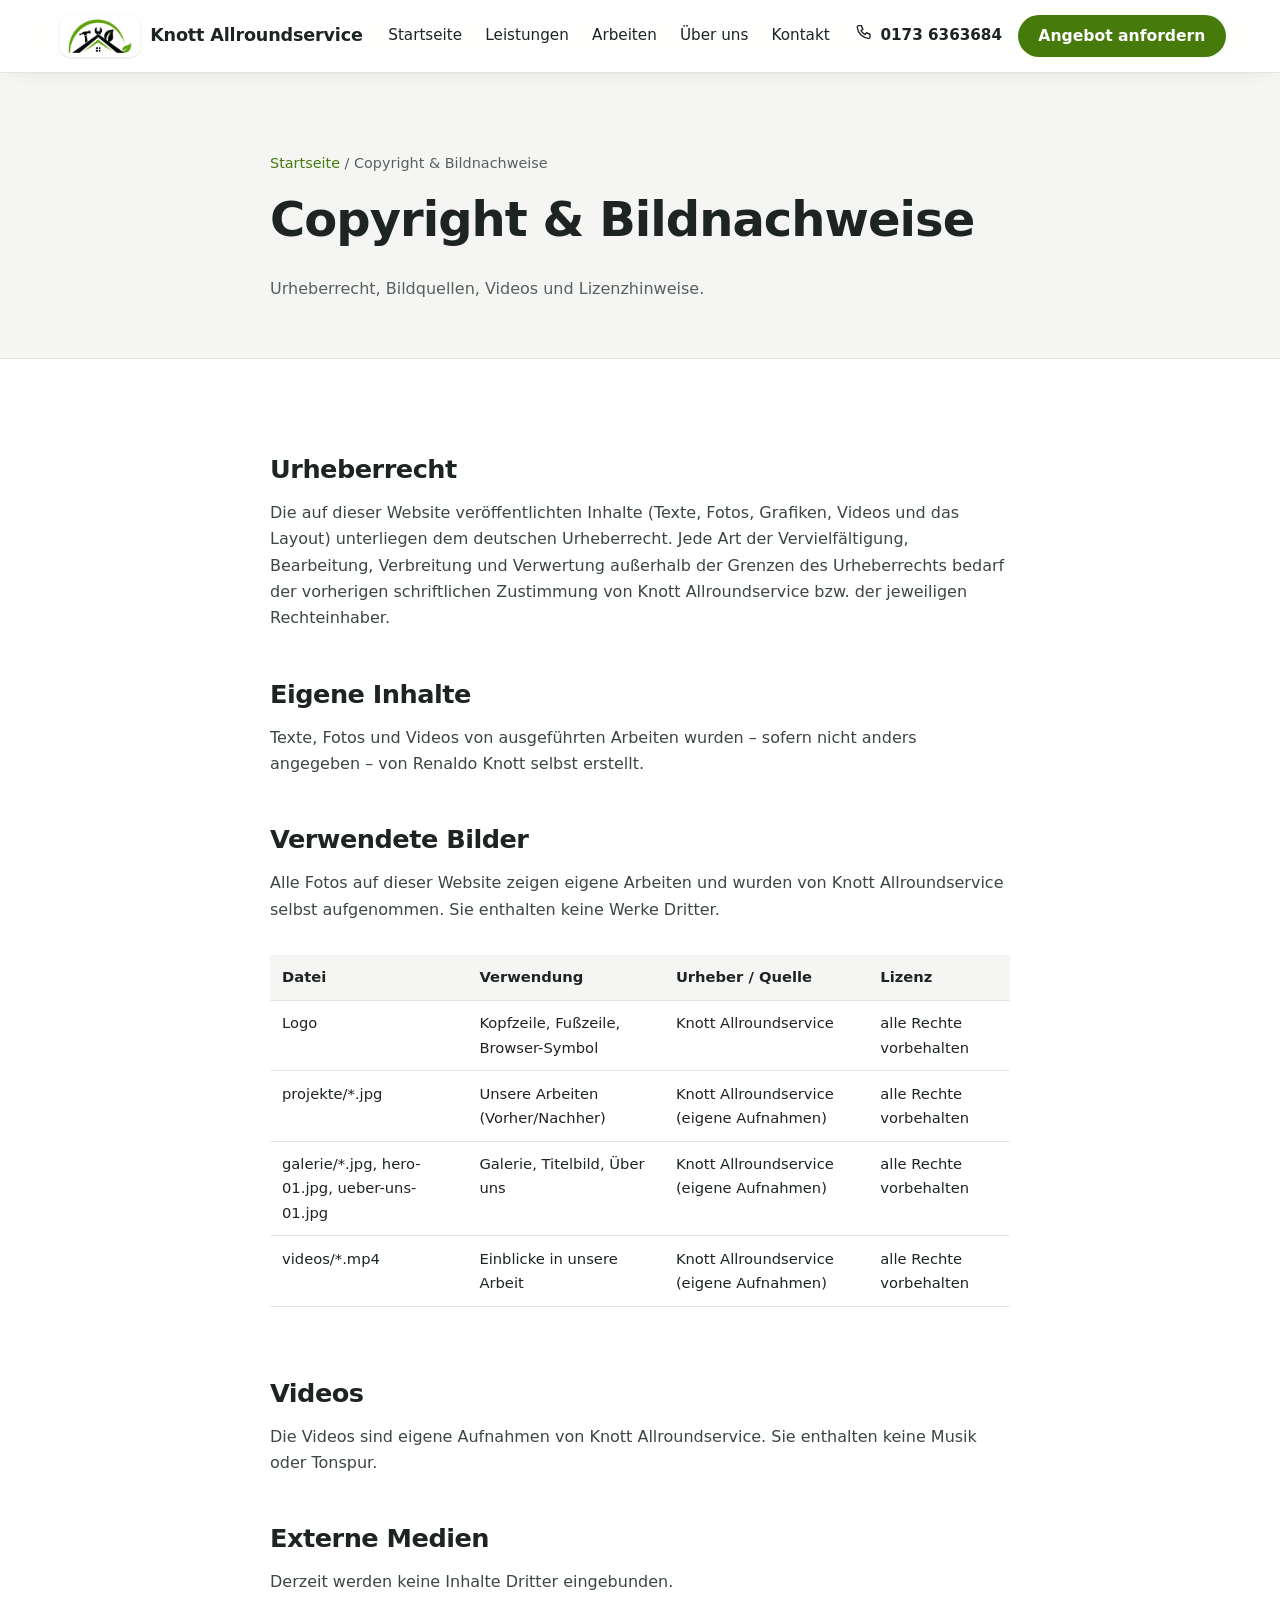
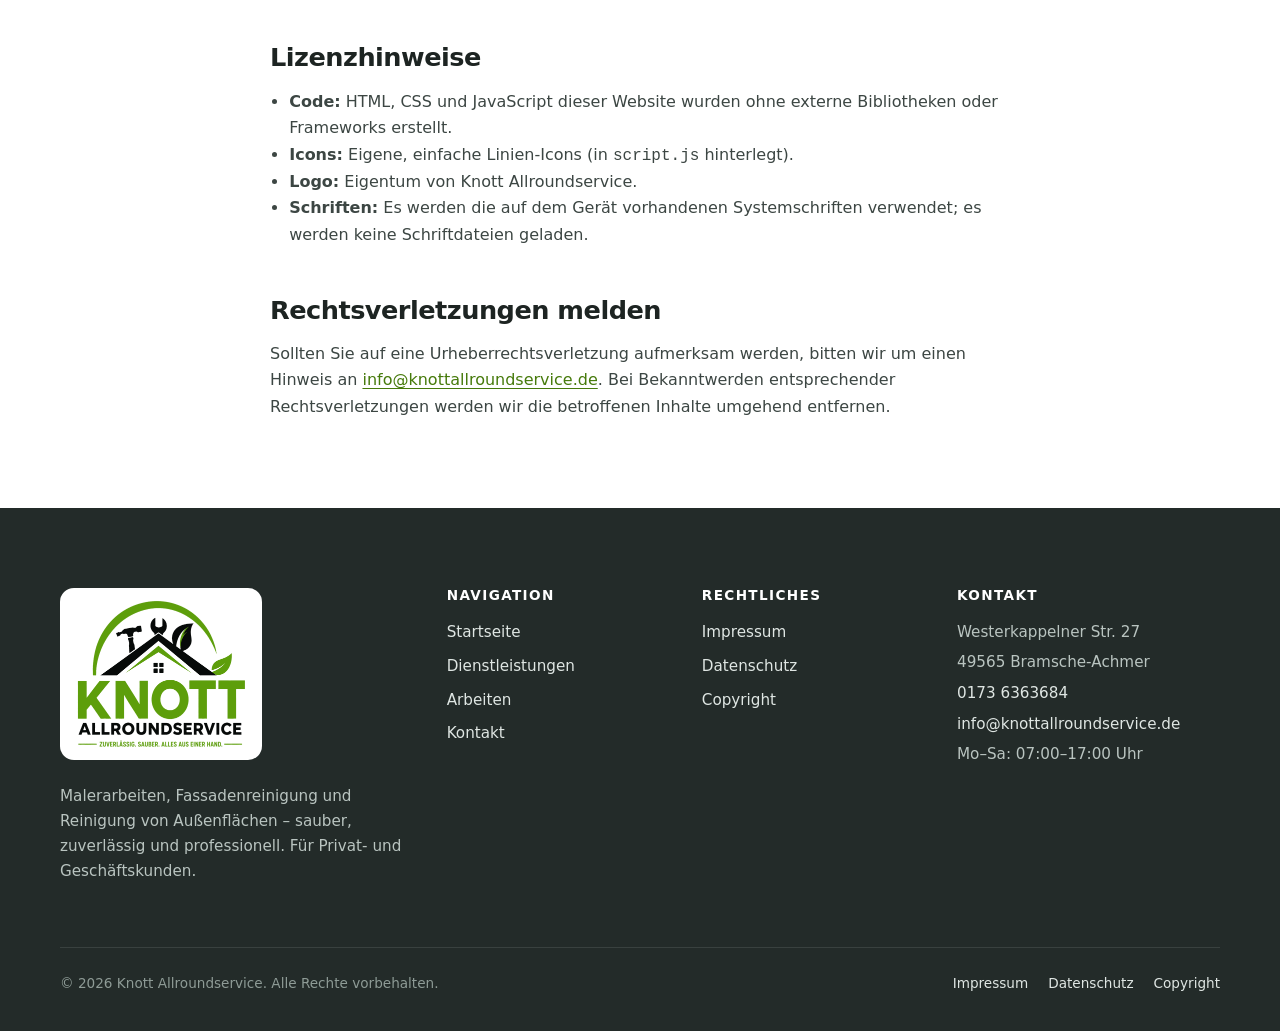
<file: copyright.html>
<!DOCTYPE html>
<html lang="de">
<head>
  <meta charset="utf-8">
  <meta name="viewport" content="width=device-width, initial-scale=1">

  <!-- ===== SEO: Titel & Beschreibung ===== -->
  <title>Copyright &amp; Bildnachweise | Knott Allroundservice</title>
  <meta name="description" content="Copyright, Bildnachweise und Lizenzhinweise von Knott Allroundservice.">
    <link rel="canonical" href="https://knottallroundservice.de/copyright.html">
  <meta name="theme-color" content="#467a0b">
  <link rel="icon" href="assets/icons/favicon-64.png" type="image/png">
  <link rel="apple-touch-icon" href="assets/icons/apple-touch-icon.png">

  <link rel="stylesheet" href="style.css">
  <!-- Markiert, dass JavaScript aktiv ist (für Einblend-Animationen) -->
  <script>document.documentElement.classList.add("js");</script>
</head>
<body>
  <a class="skip-link" href="#main">Zum Inhalt springen</a>

  <!-- ================= HEADER / NAVIGATION ================= -->
  <header class="site-header site-header--solid">
    <div class="container header-inner">
      <a class="brand" href="index.html" aria-label="Zur Startseite">
        <span class="brand-mark" aria-hidden="true"><img src="assets/images/logo-icon-88.png" alt="" width="83" height="44"></span>
        <span class="brand-name" data-bind="companyName">Knott Allroundservice</span>
      </a>

      <button class="nav-toggle" type="button" aria-expanded="false" aria-controls="main-nav" aria-label="Menü öffnen">
        <span></span><span></span><span></span>
      </button>

      <nav id="main-nav" class="main-nav" aria-label="Hauptnavigation">
        <ul class="nav-list">
          <li><a class="nav-link" href="index.html#start">Startseite</a></li>
          <li><a class="nav-link" href="index.html#leistungen">Leistungen</a></li>
          <li><a class="nav-link" href="index.html#arbeiten">Arbeiten</a></li>
          <li><a class="nav-link" href="index.html#ueber-uns">Über uns</a></li>
          <li><a class="nav-link" href="index.html#kontakt">Kontakt</a></li>
        </ul>
        <a class="header-phone" href="tel:01736363684" data-href="tel"><span data-icon="phone"></span><span data-bind="phone">0173 6363684</span></a>
        <a class="btn btn--primary nav-cta" href="index.html#kontakt">Angebot anfordern</a>
        <div class="nav-contact-mobile">
          <p>Rufen Sie uns an:<br><a href="tel:01736363684" data-href="tel" data-bind="phone">0173 6363684</a></p>
          <p><span data-bind="openingHours">Mo–Sa: 07:00–17:00 Uhr</span></p>
        </div>
      </nav>
    </div>
  </header>

  <main id="main">
    <section class="page-hero">
      <div class="container">
        <nav class="breadcrumb" aria-label="Brotkrumen-Navigation"><a href="index.html">Startseite</a> / <span aria-current="page">Copyright &amp; Bildnachweise</span></nav>
        <h1>Copyright &amp; Bildnachweise</h1>
        <p>Urheberrecht, Bildquellen, Videos und Lizenzhinweise.</p>
      </div>
    </section>

    <div class="legal">
      <div class="container legal-content">

        <h2>Urheberrecht</h2>
        <p>Die auf dieser Website veröffentlichten Inhalte (Texte, Fotos, Grafiken, Videos und das Layout) unterliegen dem deutschen Urheberrecht. Jede Art der Vervielfältigung, Bearbeitung, Verbreitung und Verwertung außerhalb der Grenzen des Urheberrechts bedarf der vorherigen schriftlichen Zustimmung von Knott Allroundservice bzw. der jeweiligen Rechteinhaber.</p>

        <h2>Eigene Inhalte</h2>
        <p>Texte, Fotos und Videos von ausgeführten Arbeiten wurden – sofern nicht anders angegeben – von Renaldo Knott selbst erstellt.</p>

        <h2>Verwendete Bilder</h2>
        <p>Alle Fotos auf dieser Website zeigen eigene Arbeiten und wurden von Knott Allroundservice selbst aufgenommen. Sie enthalten keine Werke Dritter.</p>
        <div class="table-wrap">
          <table class="license-table">
            <caption class="visually-hidden">Übersicht der verwendeten Bilder</caption>
            <thead><tr><th scope="col">Datei</th><th scope="col">Verwendung</th><th scope="col">Urheber / Quelle</th><th scope="col">Lizenz</th></tr></thead>
            <tbody>
              <tr><td>Logo</td><td>Kopfzeile, Fußzeile, Browser-Symbol</td><td>Knott Allroundservice</td><td>alle Rechte vorbehalten</td></tr>
              <tr><td>projekte/*.jpg</td><td>Unsere Arbeiten (Vorher/Nachher)</td><td>Knott Allroundservice (eigene Aufnahmen)</td><td>alle Rechte vorbehalten</td></tr>
              <tr><td>galerie/*.jpg, hero-01.jpg, ueber-uns-01.jpg</td><td>Galerie, Titelbild, Über uns</td><td>Knott Allroundservice (eigene Aufnahmen)</td><td>alle Rechte vorbehalten</td></tr>
              <tr><td>videos/*.mp4</td><td>Einblicke in unsere Arbeit</td><td>Knott Allroundservice (eigene Aufnahmen)</td><td>alle Rechte vorbehalten</td></tr>
            </tbody>
          </table>
        </div>

        <h2>Videos</h2>
        <p>Die Videos sind eigene Aufnahmen von Knott Allroundservice. Sie enthalten keine Musik oder Tonspur.</p>

        <h2>Externe Medien</h2>
        <p>Derzeit werden keine Inhalte Dritter eingebunden.</p>

        <h2>Lizenzhinweise</h2>
        <ul>
          <li><strong>Code:</strong> HTML, CSS und JavaScript dieser Website wurden ohne externe Bibliotheken oder Frameworks erstellt.</li>
          <li><strong>Icons:</strong> Eigene, einfache Linien-Icons (in <code>script.js</code> hinterlegt).</li>
          <li><strong>Logo:</strong> Eigentum von Knott Allroundservice.</li>
          <li><strong>Schriften:</strong> Es werden die auf dem Gerät vorhandenen Systemschriften verwendet; es werden keine Schriftdateien geladen.</li>
        </ul>

        <h2>Rechtsverletzungen melden</h2>
        <p>Sollten Sie auf eine Urheberrechtsverletzung aufmerksam werden, bitten wir um einen Hinweis an <a href="mailto:info@knottallroundservice.de">info@knottallroundservice.de</a>. Bei Bekanntwerden entsprechender Rechtsverletzungen werden wir die betroffenen Inhalte umgehend entfernen.</p>

      </div>
    </div>
  </main>

  <!-- ================= FOOTER ================= -->
  <footer class="site-footer">
    <div class="container">
      <div class="footer-grid">
        <div>
          <a class="footer-logo" href="index.html"><img src="assets/images/logo.png" alt="Logo Knott Allroundservice" width="340" height="295" loading="lazy"></a>
          <p data-bind="shortDescription">Malerarbeiten, Fassadenreinigung und Reinigung von Außenflächen – sauber, zuverlässig und professionell. Für Privat- und Geschäftskunden.</p>
        </div>

        <nav aria-label="Footer-Navigation">
          <h3>Navigation</h3>
          <ul class="footer-links">
            <li><a href="index.html#start">Startseite</a></li>
            <li><a href="index.html#leistungen">Dienstleistungen</a></li>
            <li><a href="index.html#arbeiten">Arbeiten</a></li>
            <li><a href="index.html#kontakt">Kontakt</a></li>
          </ul>
        </nav>

        <nav aria-label="Rechtliches">
          <h3>Rechtliches</h3>
          <ul class="footer-links">
            <li><a href="impressum.html">Impressum</a></li>
            <li><a href="datenschutz.html">Datenschutz</a></li>
            <li><a href="copyright.html">Copyright</a></li>
          </ul>
        </nav>

        <div>
          <h3>Kontakt</h3>
          <address class="footer-contact">
            <span data-bind="street">Westerkappelner Str. 27</span>
            <span data-bind="zipCity">49565 Bramsche-Achmer</span>
            <a href="tel:01736363684" data-href="tel" data-bind="phone">0173 6363684</a>
            <a href="mailto:info@knottallroundservice.de" data-href="mailto" data-bind="email">info@knottallroundservice.de</a>
            <span data-bind="openingHours">Mo–Sa: 07:00–17:00 Uhr</span>
          </address>
        </div>
      </div>

      <div class="footer-bottom">
        <p>© <span data-bind="year">2026</span> <span data-bind="companyName">Knott Allroundservice</span>. Alle Rechte vorbehalten.</p>
        <ul>
          <li><a href="impressum.html">Impressum</a></li>
          <li><a href="datenschutz.html">Datenschutz</a></li>
          <li><a href="copyright.html">Copyright</a></li>
        </ul>
      </div>
    </div>
  </footer>

  <button class="to-top" type="button" aria-label="Nach oben scrollen"><span data-icon="arrowUp"></span></button>

  <script src="data.js" defer></script>
  <script src="script.js" defer></script>
</body>
</html>
</file>
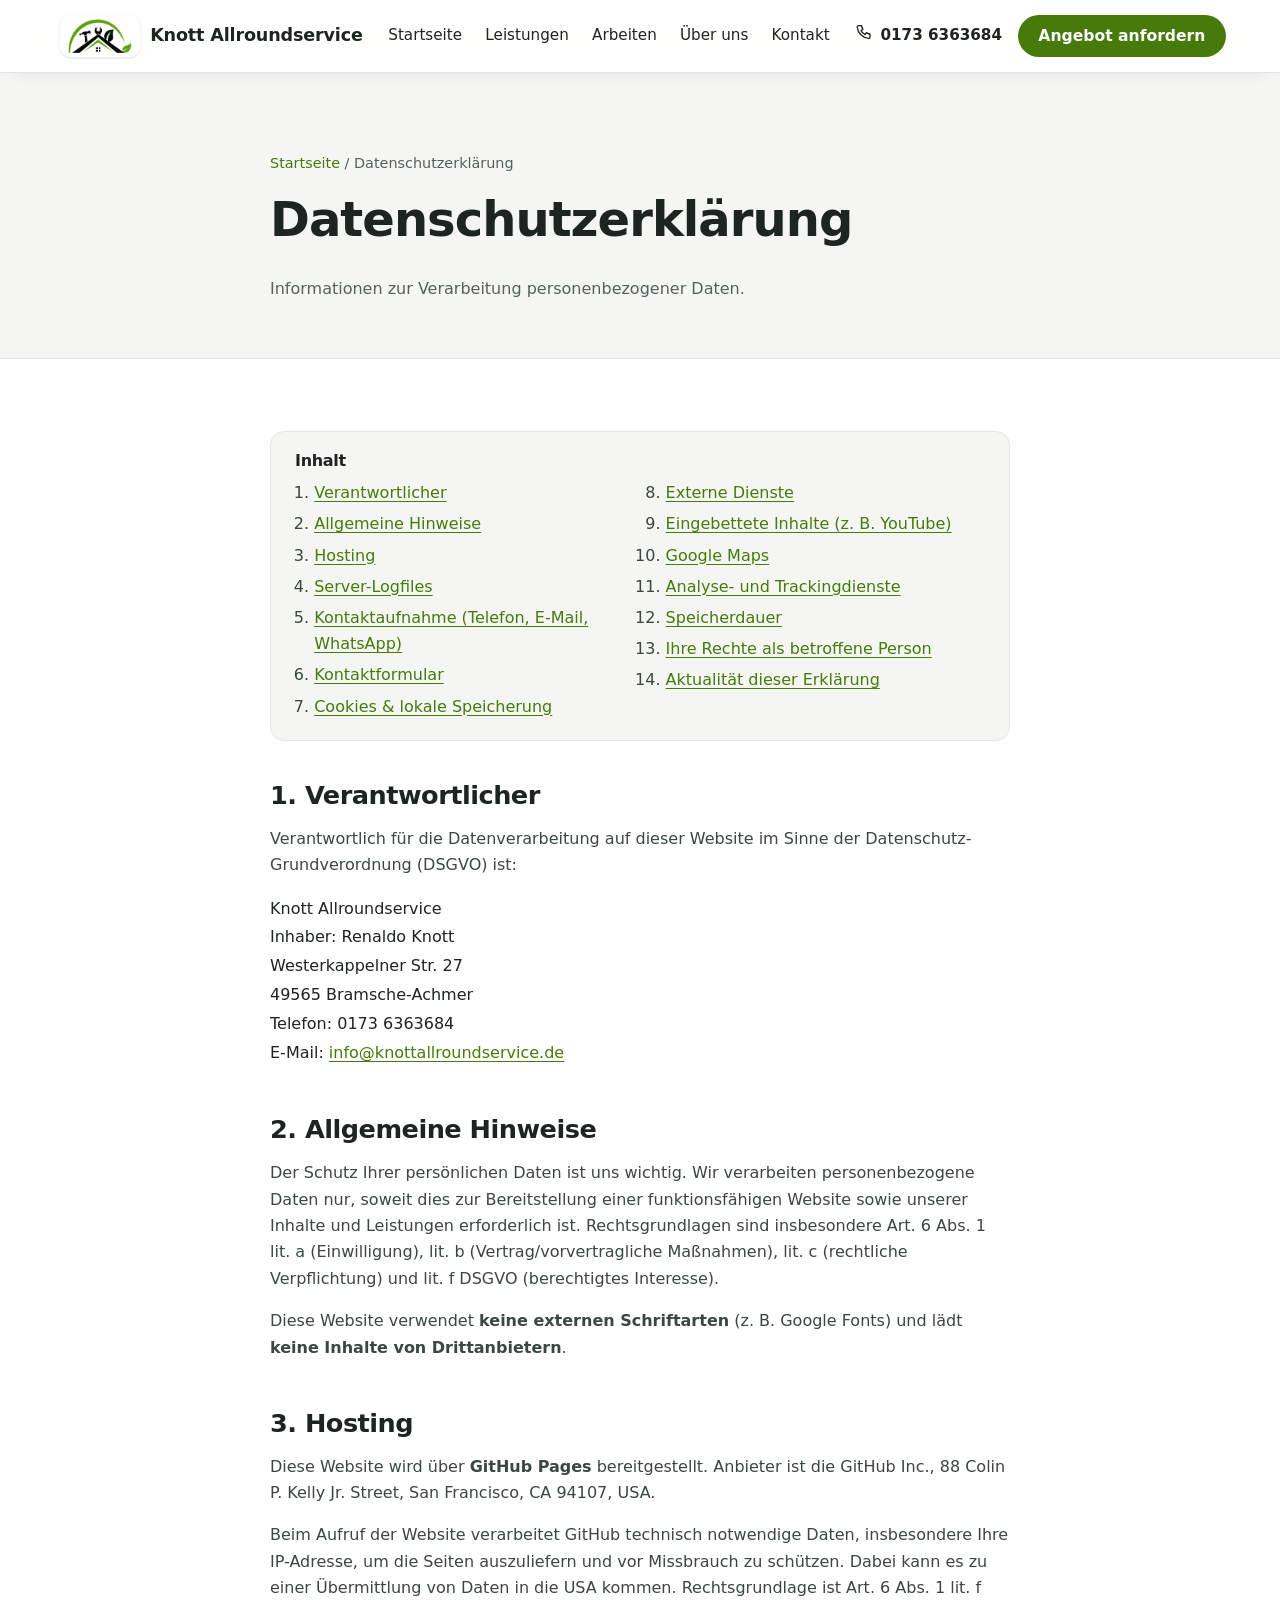
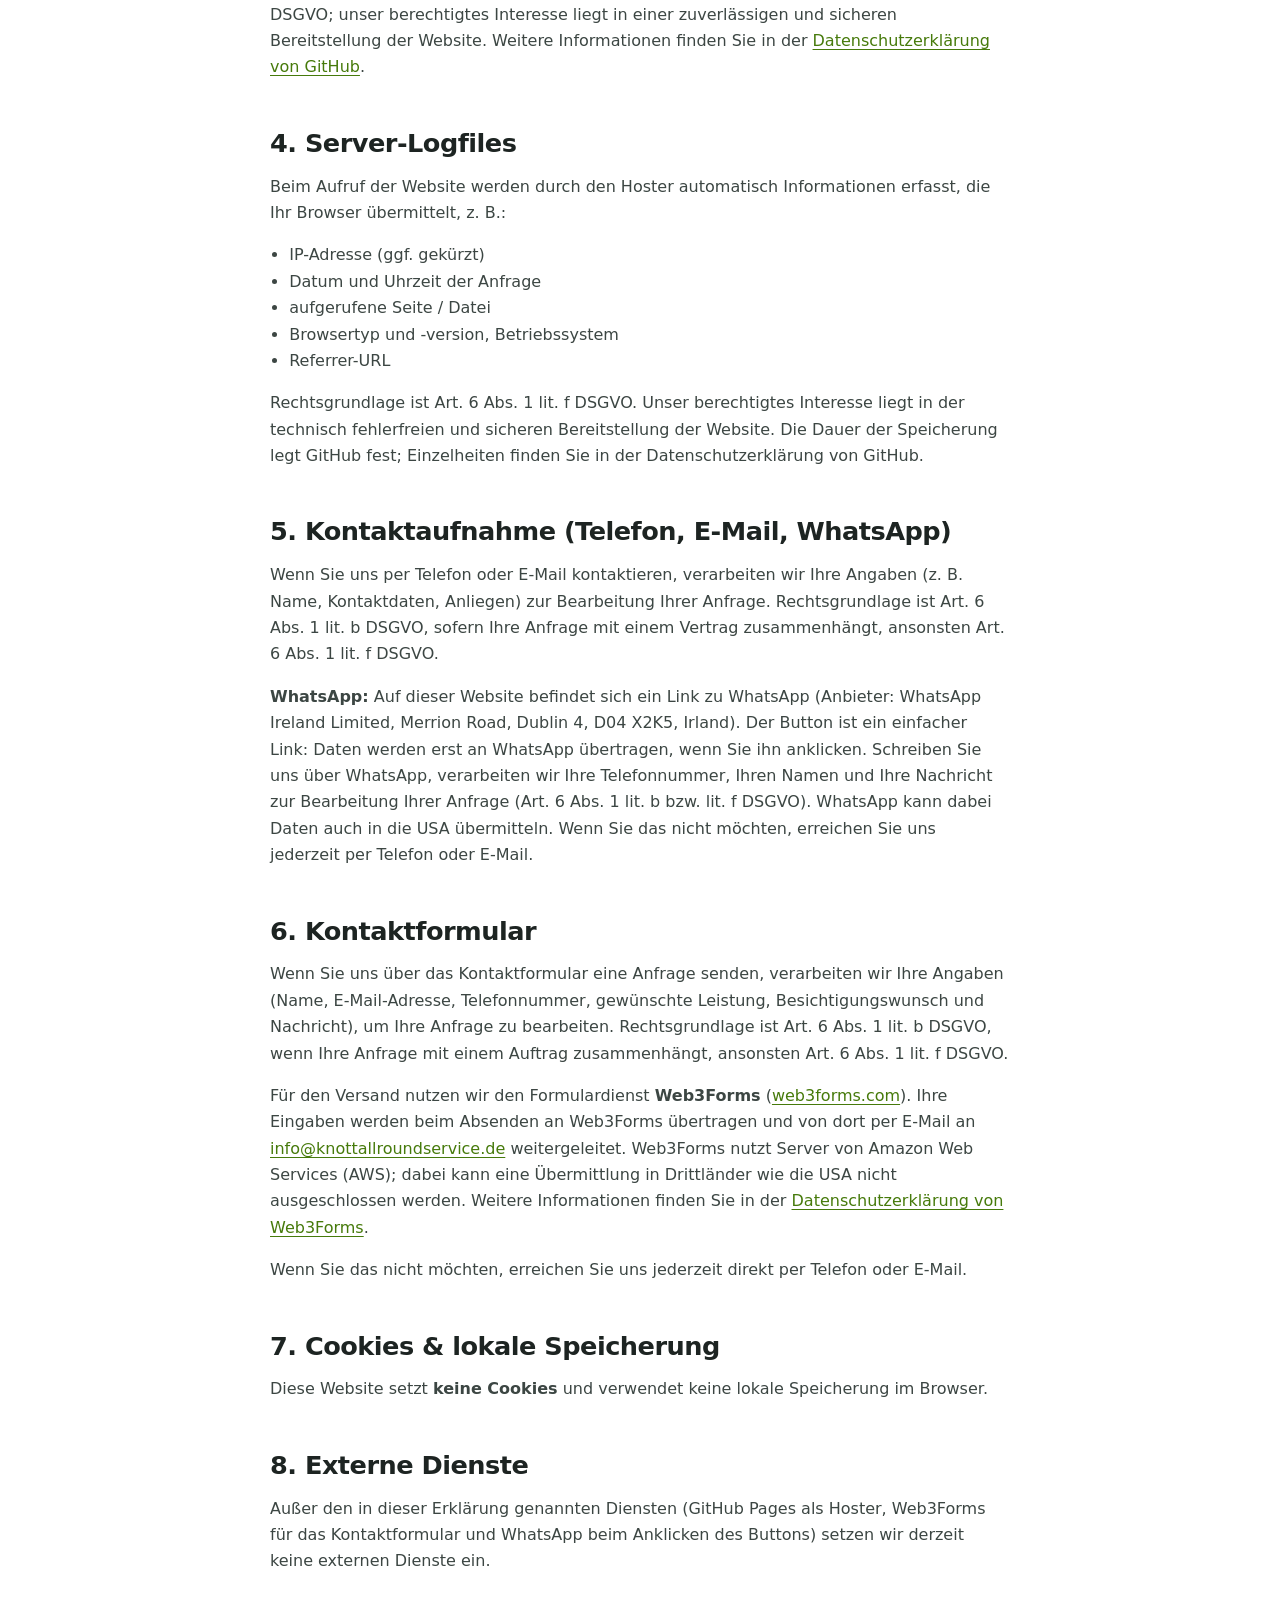
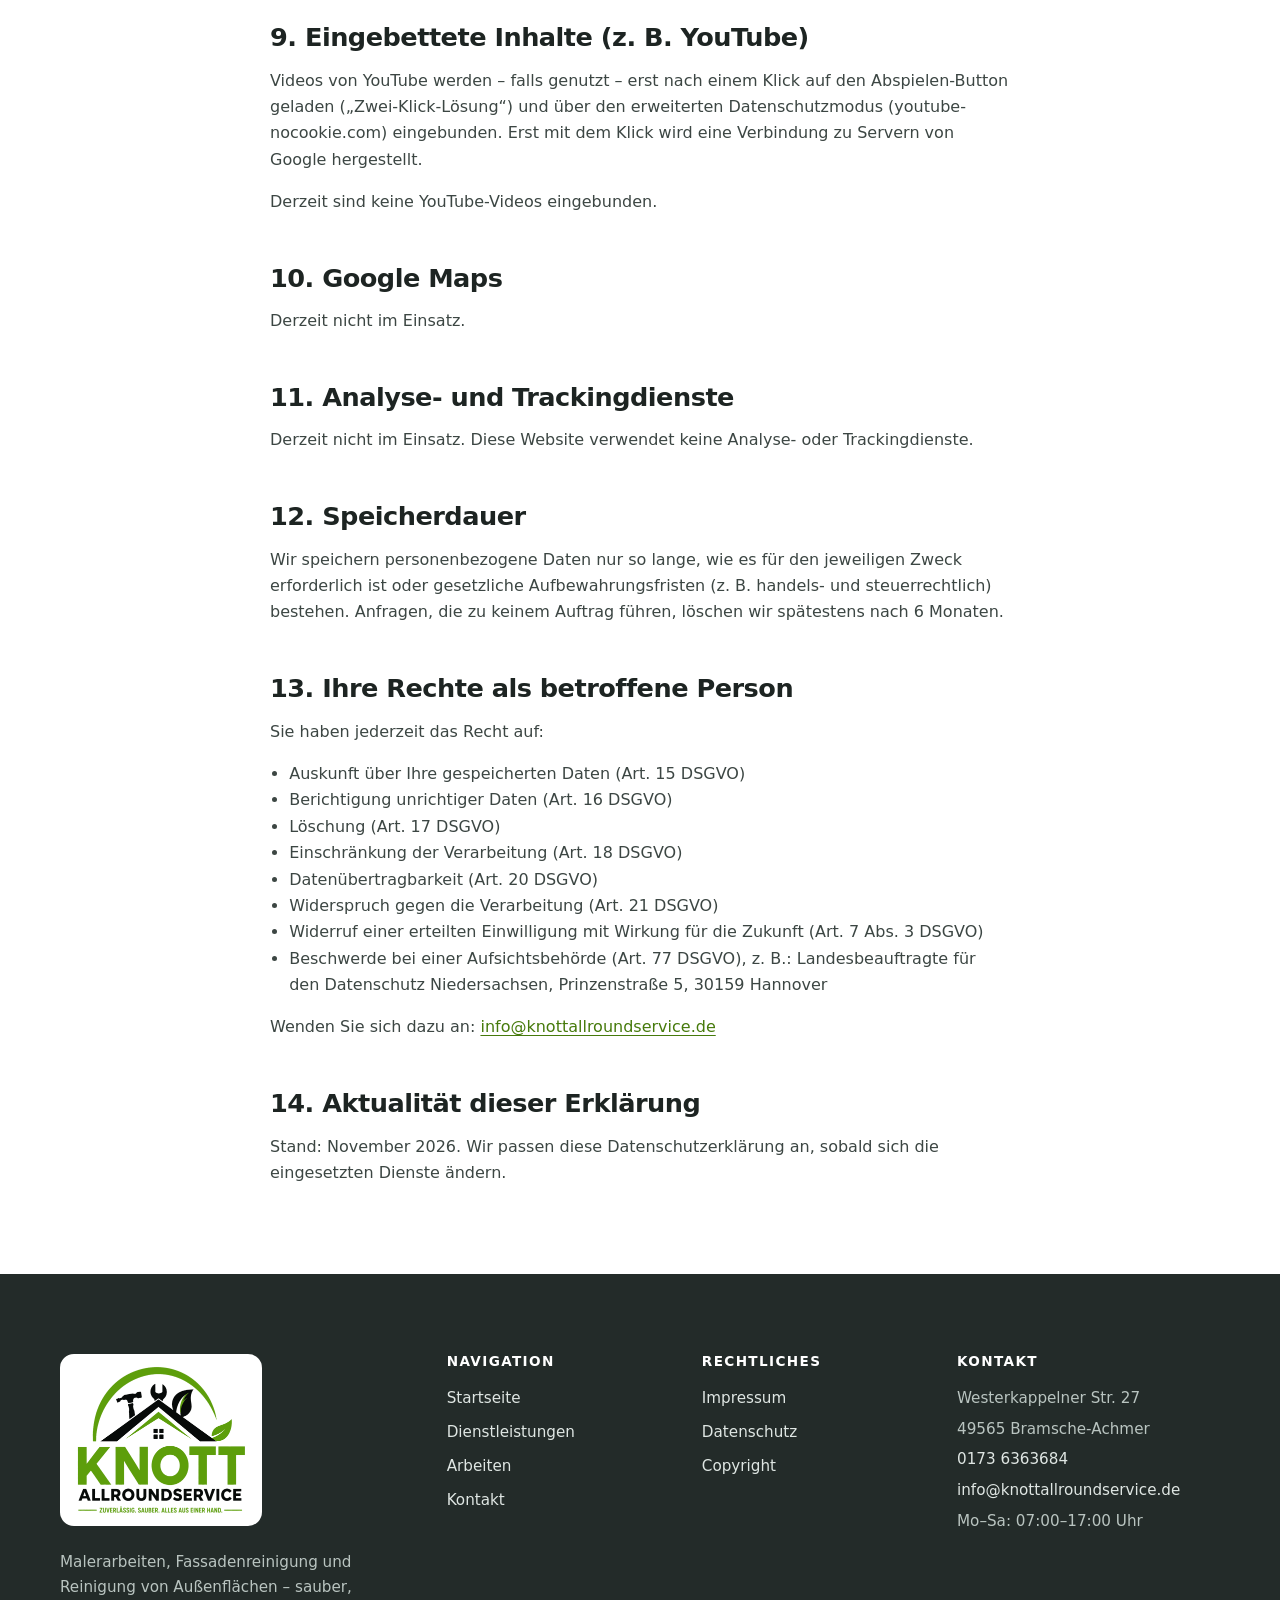
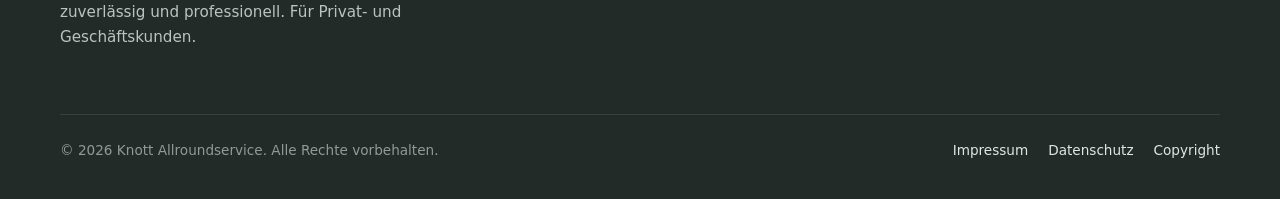
<file: datenschutz.html>
<!DOCTYPE html>
<html lang="de">
<head>
  <meta charset="utf-8">
  <meta name="viewport" content="width=device-width, initial-scale=1">

  <!-- ===== SEO: Titel & Beschreibung ===== -->
  <title>Datenschutzerklärung | Knott Allroundservice</title>
  <meta name="description" content="Datenschutzerklärung von Knott Allroundservice – Angaben gemäß gesetzlicher Vorgaben.">
    <link rel="canonical" href="https://knottallroundservice.de/datenschutz.html">
  <meta name="theme-color" content="#467a0b">
  <link rel="icon" href="assets/icons/favicon-64.png" type="image/png">
  <link rel="apple-touch-icon" href="assets/icons/apple-touch-icon.png">

  <link rel="stylesheet" href="style.css">
  <!-- Markiert, dass JavaScript aktiv ist (für Einblend-Animationen) -->
  <script>document.documentElement.classList.add("js");</script>
</head>
<body>
  <a class="skip-link" href="#main">Zum Inhalt springen</a>

  <!-- ================= HEADER / NAVIGATION ================= -->
  <header class="site-header site-header--solid">
    <div class="container header-inner">
      <a class="brand" href="index.html" aria-label="Zur Startseite">
        <span class="brand-mark" aria-hidden="true"><img src="assets/images/logo-icon-88.png" alt="" width="83" height="44"></span>
        <span class="brand-name" data-bind="companyName">Knott Allroundservice</span>
      </a>

      <button class="nav-toggle" type="button" aria-expanded="false" aria-controls="main-nav" aria-label="Menü öffnen">
        <span></span><span></span><span></span>
      </button>

      <nav id="main-nav" class="main-nav" aria-label="Hauptnavigation">
        <ul class="nav-list">
          <li><a class="nav-link" href="index.html#start">Startseite</a></li>
          <li><a class="nav-link" href="index.html#leistungen">Leistungen</a></li>
          <li><a class="nav-link" href="index.html#arbeiten">Arbeiten</a></li>
          <li><a class="nav-link" href="index.html#ueber-uns">Über uns</a></li>
          <li><a class="nav-link" href="index.html#kontakt">Kontakt</a></li>
        </ul>
        <a class="header-phone" href="tel:01736363684" data-href="tel"><span data-icon="phone"></span><span data-bind="phone">0173 6363684</span></a>
        <a class="btn btn--primary nav-cta" href="index.html#kontakt">Angebot anfordern</a>
        <div class="nav-contact-mobile">
          <p>Rufen Sie uns an:<br><a href="tel:01736363684" data-href="tel" data-bind="phone">0173 6363684</a></p>
          <p><span data-bind="openingHours">Mo–Sa: 07:00–17:00 Uhr</span></p>
        </div>
      </nav>
    </div>
  </header>

  <main id="main">
    <section class="page-hero">
      <div class="container">
        <nav class="breadcrumb" aria-label="Brotkrumen-Navigation"><a href="index.html">Startseite</a> / <span aria-current="page">Datenschutzerklärung</span></nav>
        <h1>Datenschutzerklärung</h1>
        <p>Informationen zur Verarbeitung personenbezogener Daten.</p>
      </div>
    </section>

    <div class="legal">
      <div class="container legal-content">

        <nav class="legal-toc" aria-label="Inhaltsverzeichnis">
          <h2>Inhalt</h2>
          <ol>
            <li><a href="#verantwortlicher">Verantwortlicher</a></li>
            <li><a href="#allgemein">Allgemeine Hinweise</a></li>
            <li><a href="#hosting">Hosting</a></li>
            <li><a href="#logfiles">Server-Logfiles</a></li>
            <li><a href="#kontakt">Kontaktaufnahme (Telefon, E-Mail, WhatsApp)</a></li>
            <li><a href="#formular">Kontaktformular</a></li>
            <li><a href="#cookies">Cookies &amp; lokale Speicherung</a></li>
            <li><a href="#externe-dienste">Externe Dienste</a></li>
            <li><a href="#eingebettet">Eingebettete Inhalte (z. B. YouTube)</a></li>
            <li><a href="#maps">Google Maps</a></li>
            <li><a href="#analyse">Analyse- und Trackingdienste</a></li>
            <li><a href="#speicherdauer">Speicherdauer</a></li>
            <li><a href="#rechte">Ihre Rechte als betroffene Person</a></li>
            <li><a href="#aenderungen">Aktualität dieser Erklärung</a></li>
          </ol>
        </nav>

        <h2 id="verantwortlicher">1. Verantwortlicher</h2>
        <p>Verantwortlich für die Datenverarbeitung auf dieser Website im Sinne der Datenschutz-Grundverordnung (DSGVO) ist:</p>
        <address>
          Knott Allroundservice<br>
          Inhaber: Renaldo Knott<br>
          Westerkappelner Str. 27<br>
          49565 Bramsche-Achmer<br>
          Telefon: 0173 6363684<br>
          E-Mail: <a href="mailto:info@knottallroundservice.de">info@knottallroundservice.de</a>
        </address>

        <h2 id="allgemein">2. Allgemeine Hinweise</h2>
        <p>Der Schutz Ihrer persönlichen Daten ist uns wichtig. Wir verarbeiten personenbezogene Daten nur, soweit dies zur Bereitstellung einer funktionsfähigen Website sowie unserer Inhalte und Leistungen erforderlich ist. Rechtsgrundlagen sind insbesondere Art. 6 Abs. 1 lit. a (Einwilligung), lit. b (Vertrag/vorvertragliche Maßnahmen), lit. c (rechtliche Verpflichtung) und lit. f DSGVO (berechtigtes Interesse).</p>
        <p>Diese Website verwendet <strong>keine externen Schriftarten</strong> (z. B. Google Fonts) und lädt <strong>keine Inhalte von Drittanbietern</strong>.</p>

        <h2 id="hosting">3. Hosting</h2>
        <p>Diese Website wird über <strong>GitHub Pages</strong> bereitgestellt. Anbieter ist die GitHub Inc., 88 Colin P. Kelly Jr. Street, San Francisco, CA 94107, USA.</p>
        <p>Beim Aufruf der Website verarbeitet GitHub technisch notwendige Daten, insbesondere Ihre IP-Adresse, um die Seiten auszuliefern und vor Missbrauch zu schützen. Dabei kann es zu einer Übermittlung von Daten in die USA kommen. Rechtsgrundlage ist Art. 6 Abs. 1 lit. f DSGVO; unser berechtigtes Interesse liegt in einer zuverlässigen und sicheren Bereitstellung der Website. Weitere Informationen finden Sie in der <a href="https://docs.github.com/de/site-policy/privacy-policies/github-general-privacy-statement" target="_blank" rel="noopener">Datenschutzerklärung von GitHub</a>.</p>

        <h2 id="logfiles">4. Server-Logfiles</h2>
        <p>Beim Aufruf der Website werden durch den Hoster automatisch Informationen erfasst, die Ihr Browser übermittelt, z. B.:</p>
        <ul>
          <li>IP-Adresse (ggf. gekürzt)</li>
          <li>Datum und Uhrzeit der Anfrage</li>
          <li>aufgerufene Seite / Datei</li>
          <li>Browsertyp und -version, Betriebssystem</li>
          <li>Referrer-URL</li>
        </ul>
        <p>Rechtsgrundlage ist Art. 6 Abs. 1 lit. f DSGVO. Unser berechtigtes Interesse liegt in der technisch fehlerfreien und sicheren Bereitstellung der Website. Die Dauer der Speicherung legt GitHub fest; Einzelheiten finden Sie in der Datenschutzerklärung von GitHub.</p>

        <h2 id="kontakt">5. Kontaktaufnahme (Telefon, E-Mail, WhatsApp)</h2>
        <p>Wenn Sie uns per Telefon oder E-Mail kontaktieren, verarbeiten wir Ihre Angaben (z. B. Name, Kontaktdaten, Anliegen) zur Bearbeitung Ihrer Anfrage. Rechtsgrundlage ist Art. 6 Abs. 1 lit. b DSGVO, sofern Ihre Anfrage mit einem Vertrag zusammenhängt, ansonsten Art. 6 Abs. 1 lit. f DSGVO.</p>
        <p><strong>WhatsApp:</strong> Auf dieser Website befindet sich ein Link zu WhatsApp (Anbieter: WhatsApp Ireland Limited, Merrion Road, Dublin 4, D04 X2K5, Irland). Der Button ist ein einfacher Link: Daten werden erst an WhatsApp übertragen, wenn Sie ihn anklicken. Schreiben Sie uns über WhatsApp, verarbeiten wir Ihre Telefonnummer, Ihren Namen und Ihre Nachricht zur Bearbeitung Ihrer Anfrage (Art. 6 Abs. 1 lit. b bzw. lit. f DSGVO). WhatsApp kann dabei Daten auch in die USA übermitteln. Wenn Sie das nicht möchten, erreichen Sie uns jederzeit per Telefon oder E-Mail.</p>

        <h2 id="formular">6. Kontaktformular</h2>
        <p>Wenn Sie uns über das Kontaktformular eine Anfrage senden, verarbeiten wir Ihre Angaben (Name, E-Mail-Adresse, Telefonnummer, gewünschte Leistung, Besichtigungswunsch und Nachricht), um Ihre Anfrage zu bearbeiten. Rechtsgrundlage ist Art. 6 Abs. 1 lit. b DSGVO, wenn Ihre Anfrage mit einem Auftrag zusammenhängt, ansonsten Art. 6 Abs. 1 lit. f DSGVO.</p>
        <p>Für den Versand nutzen wir den Formulardienst <strong>Web3Forms</strong> (<a href="https://web3forms.com" target="_blank" rel="noopener">web3forms.com</a>). Ihre Eingaben werden beim Absenden an Web3Forms übertragen und von dort per E-Mail an <a href="mailto:info@knottallroundservice.de">info@knottallroundservice.de</a> weitergeleitet. Web3Forms nutzt Server von Amazon Web Services (AWS); dabei kann eine Übermittlung in Drittländer wie die USA nicht ausgeschlossen werden. Weitere Informationen finden Sie in der <a href="https://web3forms.com/privacy" target="_blank" rel="noopener">Datenschutzerklärung von Web3Forms</a>.</p>
        <p>Wenn Sie das nicht möchten, erreichen Sie uns jederzeit direkt per Telefon oder E-Mail.</p>

        <h2 id="cookies">7. Cookies &amp; lokale Speicherung</h2>
        <p>Diese Website setzt <strong>keine Cookies</strong> und verwendet keine lokale Speicherung im Browser.</p>

        <h2 id="externe-dienste">8. Externe Dienste</h2>
        <p>Außer den in dieser Erklärung genannten Diensten (GitHub Pages als Hoster, Web3Forms für das Kontaktformular und WhatsApp beim Anklicken des Buttons) setzen wir derzeit keine externen Dienste ein.</p>

        <h2 id="eingebettet">9. Eingebettete Inhalte (z. B. YouTube)</h2>
        <p>Videos von YouTube werden – falls genutzt – erst nach einem Klick auf den Abspielen-Button geladen („Zwei-Klick-Lösung“) und über den erweiterten Datenschutzmodus (youtube-nocookie.com) eingebunden. Erst mit dem Klick wird eine Verbindung zu Servern von Google hergestellt.</p>
        <p>Derzeit sind keine YouTube-Videos eingebunden.</p>

        <h2 id="maps">10. Google Maps</h2>
        <p>Derzeit nicht im Einsatz.</p>

        <h2 id="analyse">11. Analyse- und Trackingdienste</h2>
        <p>Derzeit nicht im Einsatz. Diese Website verwendet keine Analyse- oder Trackingdienste.</p>

        <h2 id="speicherdauer">12. Speicherdauer</h2>
        <p>Wir speichern personenbezogene Daten nur so lange, wie es für den jeweiligen Zweck erforderlich ist oder gesetzliche Aufbewahrungsfristen (z. B. handels- und steuerrechtlich) bestehen. Anfragen, die zu keinem Auftrag führen, löschen wir spätestens nach 6 Monaten.</p>

        <h2 id="rechte">13. Ihre Rechte als betroffene Person</h2>
        <p>Sie haben jederzeit das Recht auf:</p>
        <ul>
          <li>Auskunft über Ihre gespeicherten Daten (Art. 15 DSGVO)</li>
          <li>Berichtigung unrichtiger Daten (Art. 16 DSGVO)</li>
          <li>Löschung (Art. 17 DSGVO)</li>
          <li>Einschränkung der Verarbeitung (Art. 18 DSGVO)</li>
          <li>Datenübertragbarkeit (Art. 20 DSGVO)</li>
          <li>Widerspruch gegen die Verarbeitung (Art. 21 DSGVO)</li>
          <li>Widerruf einer erteilten Einwilligung mit Wirkung für die Zukunft (Art. 7 Abs. 3 DSGVO)</li>
          <li>Beschwerde bei einer Aufsichtsbehörde (Art. 77 DSGVO), z. B.: Landesbeauftragte für den Datenschutz Niedersachsen, Prinzenstraße 5, 30159 Hannover</li>
        </ul>
        <p>Wenden Sie sich dazu an: <a href="mailto:info@knottallroundservice.de">info@knottallroundservice.de</a></p>

        <h2 id="aenderungen">14. Aktualität dieser Erklärung</h2>
        <p>Stand: November 2026. Wir passen diese Datenschutzerklärung an, sobald sich die eingesetzten Dienste ändern.</p>

      </div>
    </div>
  </main>

  <!-- ================= FOOTER ================= -->
  <footer class="site-footer">
    <div class="container">
      <div class="footer-grid">
        <div>
          <a class="footer-logo" href="index.html"><img src="assets/images/logo.png" alt="Logo Knott Allroundservice" width="340" height="295" loading="lazy"></a>
          <p data-bind="shortDescription">Malerarbeiten, Fassadenreinigung und Reinigung von Außenflächen – sauber, zuverlässig und professionell. Für Privat- und Geschäftskunden.</p>
        </div>

        <nav aria-label="Footer-Navigation">
          <h3>Navigation</h3>
          <ul class="footer-links">
            <li><a href="index.html#start">Startseite</a></li>
            <li><a href="index.html#leistungen">Dienstleistungen</a></li>
            <li><a href="index.html#arbeiten">Arbeiten</a></li>
            <li><a href="index.html#kontakt">Kontakt</a></li>
          </ul>
        </nav>

        <nav aria-label="Rechtliches">
          <h3>Rechtliches</h3>
          <ul class="footer-links">
            <li><a href="impressum.html">Impressum</a></li>
            <li><a href="datenschutz.html">Datenschutz</a></li>
            <li><a href="copyright.html">Copyright</a></li>
          </ul>
        </nav>

        <div>
          <h3>Kontakt</h3>
          <address class="footer-contact">
            <span data-bind="street">Westerkappelner Str. 27</span>
            <span data-bind="zipCity">49565 Bramsche-Achmer</span>
            <a href="tel:01736363684" data-href="tel" data-bind="phone">0173 6363684</a>
            <a href="mailto:info@knottallroundservice.de" data-href="mailto" data-bind="email">info@knottallroundservice.de</a>
            <span data-bind="openingHours">Mo–Sa: 07:00–17:00 Uhr</span>
          </address>
        </div>
      </div>

      <div class="footer-bottom">
        <p>© <span data-bind="year">2026</span> <span data-bind="companyName">Knott Allroundservice</span>. Alle Rechte vorbehalten.</p>
        <ul>
          <li><a href="impressum.html">Impressum</a></li>
          <li><a href="datenschutz.html">Datenschutz</a></li>
          <li><a href="copyright.html">Copyright</a></li>
        </ul>
      </div>
    </div>
  </footer>

  <button class="to-top" type="button" aria-label="Nach oben scrollen"><span data-icon="arrowUp"></span></button>

  <script src="data.js" defer></script>
  <script src="script.js" defer></script>
</body>
</html>
</file>
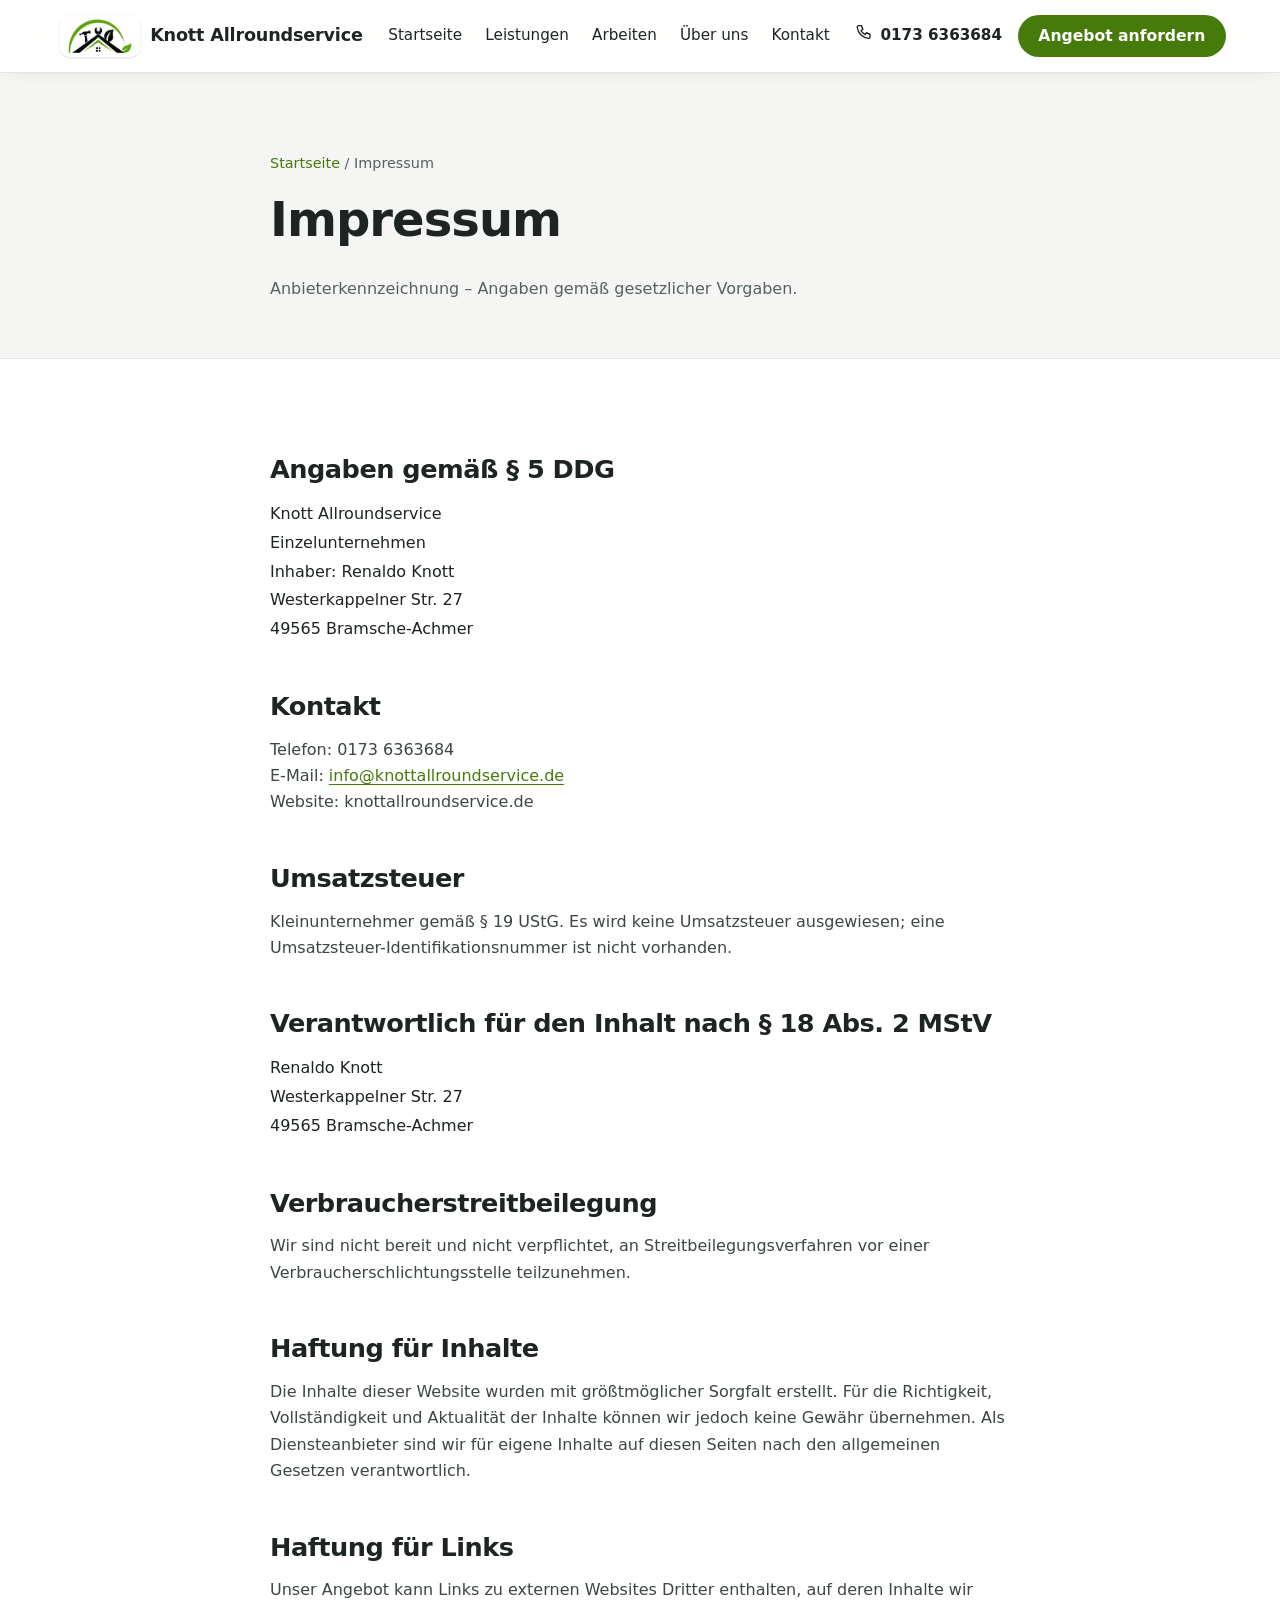
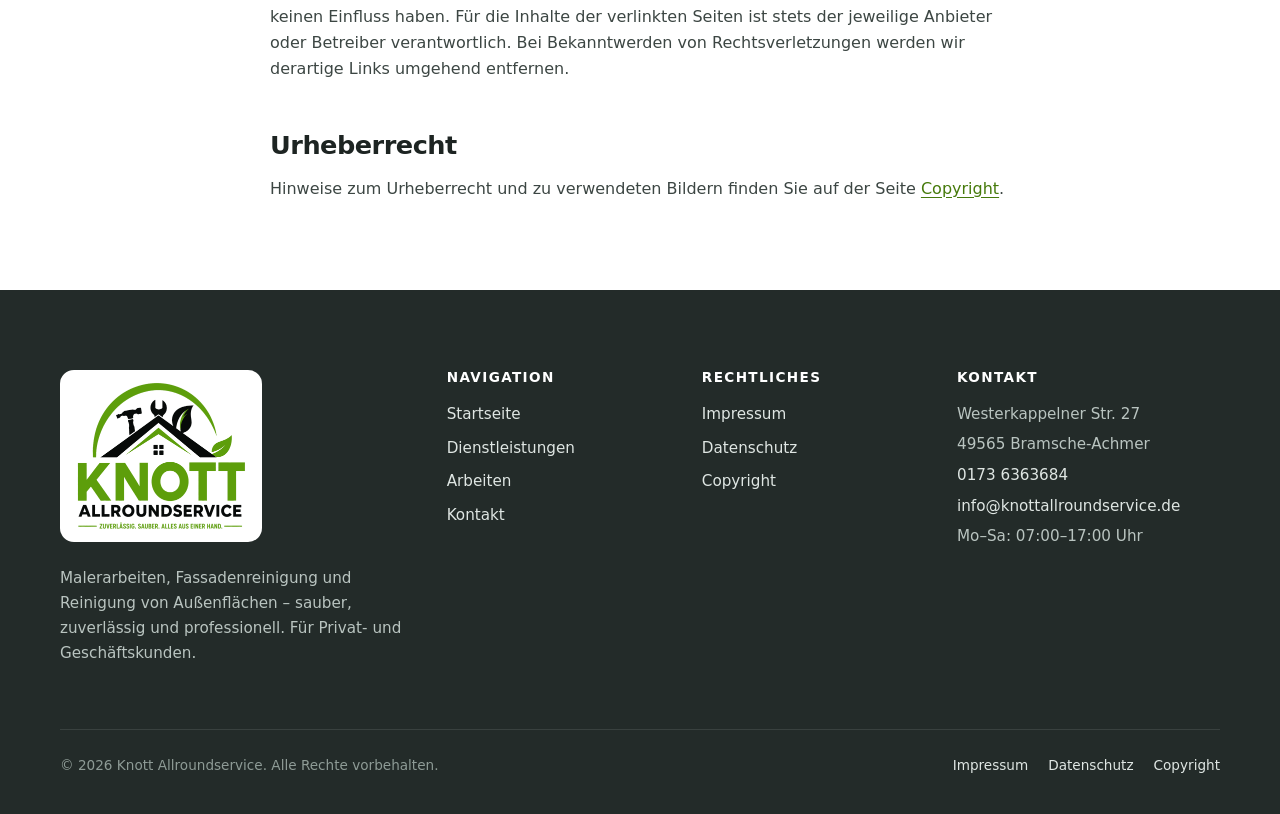
<file: impressum.html>
<!DOCTYPE html>
<html lang="de">
<head>
  <meta charset="utf-8">
  <meta name="viewport" content="width=device-width, initial-scale=1">

  <!-- ===== SEO: Titel & Beschreibung ===== -->
  <title>Impressum | Knott Allroundservice</title>
  <meta name="description" content="Impressum von Knott Allroundservice – Angaben gemäß gesetzlicher Vorgaben.">
    <link rel="canonical" href="https://knottallroundservice.de/impressum.html">
  <meta name="theme-color" content="#467a0b">
  <link rel="icon" href="assets/icons/favicon-64.png" type="image/png">
  <link rel="apple-touch-icon" href="assets/icons/apple-touch-icon.png">

  <link rel="stylesheet" href="style.css">
  <!-- Markiert, dass JavaScript aktiv ist (für Einblend-Animationen) -->
  <script>document.documentElement.classList.add("js");</script>
</head>
<body>
  <a class="skip-link" href="#main">Zum Inhalt springen</a>

  <!-- ================= HEADER / NAVIGATION ================= -->
  <header class="site-header site-header--solid">
    <div class="container header-inner">
      <a class="brand" href="index.html" aria-label="Zur Startseite">
        <span class="brand-mark" aria-hidden="true"><img src="assets/images/logo-icon-88.png" alt="" width="83" height="44"></span>
        <span class="brand-name" data-bind="companyName">Knott Allroundservice</span>
      </a>

      <button class="nav-toggle" type="button" aria-expanded="false" aria-controls="main-nav" aria-label="Menü öffnen">
        <span></span><span></span><span></span>
      </button>

      <nav id="main-nav" class="main-nav" aria-label="Hauptnavigation">
        <ul class="nav-list">
          <li><a class="nav-link" href="index.html#start">Startseite</a></li>
          <li><a class="nav-link" href="index.html#leistungen">Leistungen</a></li>
          <li><a class="nav-link" href="index.html#arbeiten">Arbeiten</a></li>
          <li><a class="nav-link" href="index.html#ueber-uns">Über uns</a></li>
          <li><a class="nav-link" href="index.html#kontakt">Kontakt</a></li>
        </ul>
        <a class="header-phone" href="tel:01736363684" data-href="tel"><span data-icon="phone"></span><span data-bind="phone">0173 6363684</span></a>
        <a class="btn btn--primary nav-cta" href="index.html#kontakt">Angebot anfordern</a>
        <div class="nav-contact-mobile">
          <p>Rufen Sie uns an:<br><a href="tel:01736363684" data-href="tel" data-bind="phone">0173 6363684</a></p>
          <p><span data-bind="openingHours">Mo–Sa: 07:00–17:00 Uhr</span></p>
        </div>
      </nav>
    </div>
  </header>

  <main id="main">
    <section class="page-hero">
      <div class="container">
        <nav class="breadcrumb" aria-label="Brotkrumen-Navigation"><a href="index.html">Startseite</a> / <span aria-current="page">Impressum</span></nav>
        <h1>Impressum</h1>
        <p>Anbieterkennzeichnung – Angaben gemäß gesetzlicher Vorgaben.</p>
      </div>
    </section>

    <div class="legal">
      <div class="container legal-content">

        <h2>Angaben gemäß § 5 DDG</h2>
        <address>
          Knott Allroundservice<br>
          Einzelunternehmen<br>
          Inhaber: Renaldo Knott<br>
          Westerkappelner Str. 27<br>
          49565 Bramsche-Achmer
        </address>

        <h2>Kontakt</h2>
        <p>
          Telefon: 0173 6363684<br>
          E-Mail: <a href="mailto:info@knottallroundservice.de">info@knottallroundservice.de</a><br>
          Website: knottallroundservice.de
        </p>

        <h2>Umsatzsteuer</h2>
        <p>Kleinunternehmer gemäß § 19 UStG. Es wird keine Umsatzsteuer ausgewiesen; eine Umsatzsteuer-Identifikationsnummer ist nicht vorhanden.</p>

        <h2>Verantwortlich für den Inhalt nach § 18 Abs. 2 MStV</h2>
        <address>
          Renaldo Knott<br>
          Westerkappelner Str. 27<br>
          49565 Bramsche-Achmer
        </address>

        <h2>Verbraucherstreitbeilegung</h2>
        <p>Wir sind nicht bereit und nicht verpflichtet, an Streitbeilegungsverfahren vor einer Verbraucherschlichtungsstelle teilzunehmen.</p>

        <h2>Haftung für Inhalte</h2>
        <p>Die Inhalte dieser Website wurden mit größtmöglicher Sorgfalt erstellt. Für die Richtigkeit, Vollständigkeit und Aktualität der Inhalte können wir jedoch keine Gewähr übernehmen. Als Diensteanbieter sind wir für eigene Inhalte auf diesen Seiten nach den allgemeinen Gesetzen verantwortlich.</p>

        <h2>Haftung für Links</h2>
        <p>Unser Angebot kann Links zu externen Websites Dritter enthalten, auf deren Inhalte wir keinen Einfluss haben. Für die Inhalte der verlinkten Seiten ist stets der jeweilige Anbieter oder Betreiber verantwortlich. Bei Bekanntwerden von Rechtsverletzungen werden wir derartige Links umgehend entfernen.</p>

        <h2>Urheberrecht</h2>
        <p>Hinweise zum Urheberrecht und zu verwendeten Bildern finden Sie auf der Seite <a href="copyright.html">Copyright</a>.</p>

      </div>
    </div>
  </main>

  <!-- ================= FOOTER ================= -->
  <footer class="site-footer">
    <div class="container">
      <div class="footer-grid">
        <div>
          <a class="footer-logo" href="index.html"><img src="assets/images/logo.png" alt="Logo Knott Allroundservice" width="340" height="295" loading="lazy"></a>
          <p data-bind="shortDescription">Malerarbeiten, Fassadenreinigung und Reinigung von Außenflächen – sauber, zuverlässig und professionell. Für Privat- und Geschäftskunden.</p>
        </div>

        <nav aria-label="Footer-Navigation">
          <h3>Navigation</h3>
          <ul class="footer-links">
            <li><a href="index.html#start">Startseite</a></li>
            <li><a href="index.html#leistungen">Dienstleistungen</a></li>
            <li><a href="index.html#arbeiten">Arbeiten</a></li>
            <li><a href="index.html#kontakt">Kontakt</a></li>
          </ul>
        </nav>

        <nav aria-label="Rechtliches">
          <h3>Rechtliches</h3>
          <ul class="footer-links">
            <li><a href="impressum.html">Impressum</a></li>
            <li><a href="datenschutz.html">Datenschutz</a></li>
            <li><a href="copyright.html">Copyright</a></li>
          </ul>
        </nav>

        <div>
          <h3>Kontakt</h3>
          <address class="footer-contact">
            <span data-bind="street">Westerkappelner Str. 27</span>
            <span data-bind="zipCity">49565 Bramsche-Achmer</span>
            <a href="tel:01736363684" data-href="tel" data-bind="phone">0173 6363684</a>
            <a href="mailto:info@knottallroundservice.de" data-href="mailto" data-bind="email">info@knottallroundservice.de</a>
            <span data-bind="openingHours">Mo–Sa: 07:00–17:00 Uhr</span>
          </address>
        </div>
      </div>

      <div class="footer-bottom">
        <p>© <span data-bind="year">2026</span> <span data-bind="companyName">Knott Allroundservice</span>. Alle Rechte vorbehalten.</p>
        <ul>
          <li><a href="impressum.html">Impressum</a></li>
          <li><a href="datenschutz.html">Datenschutz</a></li>
          <li><a href="copyright.html">Copyright</a></li>
        </ul>
      </div>
    </div>
  </footer>

  <button class="to-top" type="button" aria-label="Nach oben scrollen"><span data-icon="arrowUp"></span></button>

  <script src="data.js" defer></script>
  <script src="script.js" defer></script>
</body>
</html>
</file>
<file: style.css>
/* =====================================================================
   Muster & Service – Stylesheet
   ---------------------------------------------------------------------
   Aufbau dieser Datei:
     1. Design-Variablen (Farben, Abstände, Schrift)  ← HIER Farben ändern
     2. Basis / Reset
     3. Layout-Helfer (Container, Sections, Buttons)
     4. Header & Navigation
     5. Hero
     6. Über uns
     7. Leistungen (Karten)
     8. Arbeiten / Projekte (inkl. Vorher/Nachher)
     9. Videos
    10. Galerie & Lightbox
    11. Warum wir? / Ablauf
    12. Kontakt & Formular
    13. Footer
    14. Unterseiten (Impressum, Datenschutz, Copyright)
    15. Animationen & Hilfsklassen
   Mobile First: Basis-Styles gelten fürs Smartphone, größere
   Bildschirme werden über @media (min-width: …) ergänzt.
   ===================================================================== */

/* ---------- 1. Design-Variablen ---------- */
:root {
  /* Farben */
  --color-bg: #ffffff;
  --color-bg-soft: #f5f6f4;        /* sehr helles Grau für Abschnitte */
  --color-surface: #ffffff;
  --color-text: #1d2422;           /* dunkle Schrift */
  --color-text-muted: #56615d;     /* Fließtext sekundär (Kontrast > 6:1) */
  --color-border: #e3e7e4;
  --color-dark: #232b29;           /* Anthrazit (Footer, Akzentflächen) */
  --color-dark-soft: #2f3936;
  --color-accent: #467a0b;         /* Grün aus dem Logo, abgedunkelt für gut lesbare Buttons */         /* Akzentfarbe Grün – Buttons, Links */
  --color-accent-hover: #3a650a;
  --color-accent-soft: #eef5e4;
  --color-brand: #5c9c08;          /* Original-Logogrün (nur für Deko) */
  --color-brand-light: #a3d65c;    /* helles Logogrün auf dunklem Grund */
  --color-on-accent: #ffffff;
  --color-danger: #b42318;
  --color-success: #1f7a4d;

  /* Schrift (Systemschriften = schnell & DSGVO-freundlich, kein Google-Fonts-Abruf) */
  --font-sans: "Inter", ui-sans-serif, system-ui, -apple-system, "Segoe UI", Roboto, "Helvetica Neue", Arial, sans-serif;

  /* Abstände & Formen */
  --container: 1200px;
  --gutter: 1.25rem;
  --section-space: clamp(4rem, 9vw, 7.5rem);
  --radius-sm: 8px;
  --radius: 14px;
  --radius-lg: 22px;
  --shadow-sm: 0 1px 2px rgba(20, 30, 25, .06);
  --shadow: 0 10px 30px -12px rgba(20, 30, 25, .18);
  --shadow-lg: 0 24px 60px -20px rgba(20, 30, 25, .28);

  --header-h: 72px;
  --ease: cubic-bezier(.2, .7, .2, 1);
}

/* ---------- 2. Basis / Reset ---------- */
*, *::before, *::after { box-sizing: border-box; }

html {
  scroll-behavior: smooth;
  scroll-padding-top: calc(var(--header-h) + 12px);
  -webkit-text-size-adjust: 100%;
}

body {
  margin: 0;
  font-family: var(--font-sans);
  font-size: 1rem;
  line-height: 1.65;
  color: var(--color-text);
  background: var(--color-bg);
  overflow-x: hidden;           /* Sicherheitsnetz gegen horizontales Scrollen */
  -webkit-font-smoothing: antialiased;
}

body.no-scroll { overflow: hidden; }

img, video, iframe { max-width: 100%; display: block; }
img { height: auto; }

h1, h2, h3, h4 {
  margin: 0 0 .6em;
  line-height: 1.15;
  letter-spacing: -0.02em;
  font-weight: 700;
  color: var(--color-text);
}
h1 { font-size: clamp(2.2rem, 6vw, 4rem); }
h1, h2, h3 { overflow-wrap: break-word; hyphens: manual; }  /* nur im Notfall umbrechen */
.page-hero h1 { hyphens: auto; }  /* z. B. "Datenschutzerklärung" auf schmalen Handys */
.page-hero h1 { font-size: clamp(1.9rem, 5vw, 3rem); }
h2 { font-size: clamp(1.75rem, 3.6vw, 2.6rem); }
h3 { font-size: 1.2rem; letter-spacing: -0.01em; }

p { margin: 0 0 1em; }
a { color: var(--color-accent); text-underline-offset: 3px; }
a:hover { color: var(--color-accent-hover); }

ul { padding-left: 1.2em; }

/* Gut sichtbare Fokuszustände für Tastaturbedienung */
:focus-visible {
  outline: 3px solid var(--color-accent);
  outline-offset: 3px;
  border-radius: 4px;
}

/* "Zum Inhalt springen"-Link (Barrierefreiheit) */
.skip-link {
  position: absolute;
  left: 1rem; top: -100px;
  z-index: 1000;
  padding: .75rem 1rem;
  background: var(--color-dark);
  color: #fff;
  border-radius: var(--radius-sm);
  text-decoration: none;
}
.skip-link:focus { top: 1rem; color: #fff; }

.visually-hidden {
  position: absolute !important;
  width: 1px; height: 1px;
  padding: 0; margin: -1px;
  overflow: hidden; clip: rect(0 0 0 0);
  white-space: nowrap; border: 0;
}

/* ---------- 3. Layout-Helfer ---------- */
.container {
  width: 100%;
  max-width: var(--container);
  margin-inline: auto;
  padding-inline: var(--gutter);
}

.section { padding-block: var(--section-space); }
.section--soft { background: var(--color-bg-soft); }
.section--dark { background: var(--color-dark); color: #e9eeec; }
.section--dark h2, .section--dark h3 { color: #fff; }

.section-head {
  max-width: 680px;
  margin-bottom: clamp(2rem, 5vw, 3.5rem);
}
.section-head--center { margin-inline: auto; text-align: center; }
.section-head p { color: var(--color-text-muted); font-size: 1.075rem; }
.section--dark .section-head p { color: #b9c4c0; }

.eyebrow {
  display: inline-flex;
  align-items: center;
  gap: .5rem;
  margin-bottom: .9rem;
  font-size: .8rem;
  font-weight: 600;
  letter-spacing: .12em;
  text-transform: uppercase;
  color: var(--color-accent);
}
.eyebrow::before {
  content: "";
  width: 22px; height: 2px;
  background: currentColor;
  border-radius: 2px;
}
.section--dark .eyebrow { color: var(--color-brand-light); }

/* Buttons */
.btn {
  display: inline-flex;
  align-items: center;
  justify-content: center;
  gap: .55rem;
  min-height: 48px;               /* gute Touch-Fläche */
  padding: .8rem 1.4rem;
  border: 2px solid transparent;
  border-radius: 999px;
  font: inherit;
  font-weight: 600;
  font-size: .975rem;
  line-height: 1.2;
  text-decoration: none;
  cursor: pointer;
  transition: background-color .2s var(--ease), color .2s var(--ease), border-color .2s var(--ease), transform .2s var(--ease), box-shadow .2s var(--ease);
}
.btn svg { width: 18px; height: 18px; flex-shrink: 0; }
.btn:active { transform: translateY(1px); }

.btn--primary { background: var(--color-accent); color: var(--color-on-accent); }
.btn--primary:hover { background: var(--color-accent-hover); color: var(--color-on-accent); box-shadow: 0 8px 20px -8px rgba(70, 122, 11, .55); }

.btn--outline { border-color: var(--color-border); color: var(--color-text); background: transparent; }
.btn--outline:hover { border-color: var(--color-text); color: var(--color-text); }

.btn--light { background: #fff; color: var(--color-text); }
.btn--light:hover { background: #eef2f0; color: var(--color-text); }

.btn--ghost-light { border-color: rgba(255,255,255,.45); color: #fff; background: rgba(255,255,255,.04); }
.btn--ghost-light:hover { border-color: #fff; background: rgba(255,255,255,.12); color: #fff; }

.btn--whatsapp { background: var(--color-accent); color: #fff; }
.btn--whatsapp:hover { background: var(--color-accent-hover); color: #fff; }

.btn--block { width: 100%; }

.btn-group { display: flex; flex-wrap: wrap; gap: .75rem; }

/* ---------- 4. Header & Navigation ---------- */
.site-header {
  position: fixed;
  inset: 0 0 auto 0;
  z-index: 100;
  height: calc(var(--header-h) + env(safe-area-inset-top, 0px));
  padding-top: env(safe-area-inset-top, 0px);   /* Platz für die Statusleiste auf Smartphones */
  transition: background-color .3s var(--ease), box-shadow .3s var(--ease), height .3s var(--ease);
}
/* Startseite: Header liegt transparent über dem Hero */
.site-header--transparent { background: transparent; }
.site-header--transparent .brand,
.site-header--transparent .nav-link { color: #fff; }
.site-header--transparent .nav-toggle span { background: #fff; }

/* Zustand nach dem Scrollen (per JS: .is-scrolled) & Unterseiten */
.site-header.is-scrolled,
.site-header--solid {
  background: rgba(255, 255, 255, .92);
  -webkit-backdrop-filter: saturate(160%) blur(12px);
  backdrop-filter: saturate(160%) blur(12px);
  box-shadow: 0 1px 0 var(--color-border), 0 6px 20px -14px rgba(0,0,0,.25);
}
.site-header.is-scrolled { --header-h: 64px; }
.site-header.is-scrolled .brand,
.site-header.is-scrolled .nav-link,
.site-header--solid .brand,
.site-header--solid .nav-link { color: var(--color-text); }
.site-header.is-scrolled .nav-toggle span,
.site-header--solid .nav-toggle span { background: var(--color-text); }

.header-inner {
  height: 100%;
  display: flex;
  align-items: center;
  justify-content: space-between;
  gap: 1rem;
}

.brand {
  display: inline-flex;
  align-items: center;
  gap: .65rem;
  font-weight: 700;
  font-size: 1.1rem;
  letter-spacing: -0.01em;
  color: var(--color-text);
  text-decoration: none;
  white-space: nowrap;
  min-width: 0;
}
.brand:hover { color: inherit; }
.brand-mark {
  display: grid;
  place-items: center;
  width: 38px; height: 38px;
  flex-shrink: 0;
  border-radius: 10px;
  background: var(--color-accent);
  color: #fff;
}
.brand-mark svg { width: 22px; height: 22px; }
.brand-name { overflow: hidden; text-overflow: ellipsis; }

/* Hamburger-Button (nur mobil sichtbar) */
.nav-toggle {
  position: relative;
  z-index: 120;
  display: inline-flex;
  flex-direction: column;
  justify-content: center;
  gap: 5px;
  width: 46px; height: 46px;
  padding: 0 11px;
  border: 0;
  border-radius: 10px;
  background: transparent;
  cursor: pointer;
}
.nav-toggle span {
  display: block;
  height: 2px;
  width: 100%;
  border-radius: 2px;
  background: var(--color-text);
  transition: transform .3s var(--ease), opacity .2s var(--ease), background-color .3s;
}
.nav-toggle[aria-expanded="true"] span { background: var(--color-text) !important; }
.nav-toggle[aria-expanded="true"] span:nth-child(1) { transform: translateY(7px) rotate(45deg); }
.nav-toggle[aria-expanded="true"] span:nth-child(2) { opacity: 0; }
.nav-toggle[aria-expanded="true"] span:nth-child(3) { transform: translateY(-7px) rotate(-45deg); }

/* Geöffnetes Menü: Header ohne Blur (sonst wird das fixierte Panel abgeschnitten) */
.site-header.menu-open {
  -webkit-backdrop-filter: none;
  backdrop-filter: none;
  background: #fff;
  box-shadow: none;
}
.site-header.menu-open .brand { position: relative; z-index: 120; color: var(--color-text); }

/* Mobile Navigation: Panel von rechts */
.main-nav {
  position: fixed;
  inset: 0;
  z-index: 110;
  display: flex;
  flex-direction: column;
  padding: calc(var(--header-h) + 1.5rem) var(--gutter) 2rem;
  background: #fff;
  transform: translateX(100%);
  visibility: hidden;
  transition: transform .4s var(--ease), visibility 0s linear .4s;
  overflow-y: auto;
}
.main-nav.is-open {
  transform: translateX(0);
  visibility: visible;
  transition: transform .4s var(--ease), visibility 0s;
}
.nav-list {
  list-style: none;
  margin: 0; padding: 0;
  display: flex;
  flex-direction: column;
}
.nav-list li { border-bottom: 1px solid var(--color-border); }
.main-nav .nav-link {
  display: block;
  padding: 1rem .25rem;
  font-size: 1.25rem;
  font-weight: 600;
  color: var(--color-text) !important;
  text-decoration: none;
}
.main-nav .nav-link.is-active { color: var(--color-accent) !important; }
.nav-cta { margin-top: 1.75rem; }
.nav-contact-mobile {
  margin-top: auto;
  padding-top: 2rem;
  color: var(--color-text-muted);
  font-size: .95rem;
}
.nav-contact-mobile a { color: var(--color-text); font-weight: 600; text-decoration: none; }

@media (min-width: 960px) {
  .nav-toggle { display: none; }
  .main-nav {
    position: static;
    flex-direction: row;
    align-items: center;
    gap: 1.75rem;
    padding: 0;
    background: transparent;
    transform: none;
    visibility: visible;
    transition: none;
    overflow: visible;
  }
  .nav-list { flex-direction: row; gap: .25rem; }
  .nav-list li { border: 0; }
  .main-nav .nav-link {
    position: relative;
    padding: .5rem .8rem;
    font-size: .95rem;
    font-weight: 500;
    color: inherit !important;
  }
  .site-header--transparent:not(.is-scrolled) .main-nav .nav-link { color: #fff !important; }
  .site-header.is-scrolled .main-nav .nav-link,
  .site-header--solid .main-nav .nav-link { color: var(--color-text) !important; }
  .main-nav .nav-link::after {
    content: "";
    position: absolute;
    left: .8rem; right: .8rem; bottom: .2rem;
    height: 2px;
    border-radius: 2px;
    background: currentColor;
    transform: scaleX(0);
    transform-origin: left;
    transition: transform .25s var(--ease);
  }
  .main-nav .nav-link:hover::after,
  .main-nav .nav-link.is-active::after { transform: scaleX(1); }
  .site-header.is-scrolled .main-nav .nav-link.is-active,
  .site-header--solid .main-nav .nav-link.is-active { color: var(--color-accent) !important; }
  .nav-cta { margin: 0; min-height: 42px; padding: .6rem 1.15rem; }
  .nav-contact-mobile { display: none; }
}

/* ---------- 5. Hero ---------- */
.hero {
  position: relative;
  display: flex;
  align-items: flex-end;
  min-height: 100svh;
  min-height: 100vh;
  padding: calc(var(--header-h) + 3rem) 0 clamp(3rem, 8vw, 6rem);
  color: #fff;
  isolation: isolate;
  overflow: hidden;
}
@supports (min-height: 100svh) { .hero { min-height: 100svh; } }
.hero-media { position: absolute; inset: 0; z-index: -2; }
.hero-media img {
  width: 100%; height: 100%;
  object-fit: cover;
  transform: scale(1.06);
  animation: heroZoom 14s var(--ease) forwards;
}
/* Dunkles Overlay für gut lesbaren Text auf jedem Hintergrundbild */
.hero::after {
  content: "";
  position: absolute; inset: 0;
  z-index: -1;
  background:
    linear-gradient(180deg, rgba(18,24,22,.55) 0%, rgba(18,24,22,.35) 35%, rgba(18,24,22,.82) 100%);
}
.hero-content { max-width: 760px; }
.hero .eyebrow { color: var(--color-brand-light); }
.hero h1 { color: #fff; margin-bottom: 1.1rem; }
.hero-lead {
  max-width: 620px;
  font-size: clamp(1.05rem, 2.2vw, 1.3rem);
  color: rgba(255,255,255,.88);
  margin-bottom: 2rem;
}
.hero-facts {
  display: flex;
  flex-wrap: wrap;
  gap: .6rem 1.5rem;
  margin: 2.5rem 0 0;
  padding: 1.5rem 0 0;
  list-style: none;
  border-top: 1px solid rgba(255,255,255,.2);
  font-size: .95rem;
  color: rgba(255,255,255,.85);
}
.hero-facts li { display: inline-flex; align-items: center; gap: .5rem; }
.hero-facts svg { width: 18px; height: 18px; color: var(--color-brand-light); }

@keyframes heroZoom { to { transform: scale(1); } }

/* ---------- 6. Über uns ---------- */
.about-grid {
  display: grid;
  gap: clamp(2rem, 5vw, 4.5rem);
  align-items: center;
}
.about-text p { color: var(--color-text-muted); font-size: 1.05rem; }
.about-media {
  position: relative;
  border-radius: var(--radius-lg);
  overflow: hidden;
  box-shadow: var(--shadow-lg);
  aspect-ratio: 4 / 5;
  max-height: 620px;
}
.about-media img { width: 100%; height: 100%; object-fit: cover; }
.about-badge {
  position: absolute;
  left: 1rem; bottom: 1rem;
  display: flex;
  align-items: center;
  gap: .8rem;
  padding: .85rem 1.1rem;
  border-radius: var(--radius);
  background: rgba(255,255,255,.95);
  box-shadow: var(--shadow);
  font-size: .9rem;
  line-height: 1.3;
  color: var(--color-text-muted);
}
.about-badge strong { display: block; font-size: 1.5rem; color: var(--color-text); letter-spacing: -0.02em; }

.check-list { list-style: none; padding: 0; margin: 1.5rem 0 2rem; display: grid; gap: .7rem; }
.check-list li { display: flex; gap: .7rem; align-items: flex-start; }
.check-list svg { flex-shrink: 0; width: 22px; height: 22px; margin-top: 1px; color: var(--color-accent); }

@media (min-width: 900px) {
  .about-grid { grid-template-columns: 1.05fr .95fr; }
}

/* ---------- 7. Leistungen ---------- */
.services-grid {
  display: grid;
  gap: 1rem;
  grid-template-columns: 1fr;
}
@media (min-width: 600px)  { .services-grid { grid-template-columns: repeat(2, 1fr); gap: 1.25rem; } }
@media (min-width: 1024px) { .services-grid { grid-template-columns: repeat(3, 1fr); } }

.service-card {
  position: relative;
  display: flex;
  flex-direction: column;
  padding: 1.75rem;
  border: 1px solid var(--color-border);
  border-radius: var(--radius);
  background: var(--color-surface);
  transition: transform .3s var(--ease), box-shadow .3s var(--ease), border-color .3s var(--ease);
}
.service-card:hover {
  transform: translateY(-4px);
  box-shadow: var(--shadow);
  border-color: transparent;
}
.service-icon {
  display: grid;
  place-items: center;
  width: 52px; height: 52px;
  margin-bottom: 1.25rem;
  border-radius: 14px;
  background: var(--color-accent-soft);
  color: var(--color-accent);
  transition: background-color .3s, color .3s;
}
.service-card:hover .service-icon { background: var(--color-accent); color: #fff; }
.service-icon svg { width: 26px; height: 26px; }
.service-card h3 { margin-bottom: .5rem; }
.service-card p { color: var(--color-text-muted); margin-bottom: 1rem; flex-grow: 1; }
.service-tags { display: flex; flex-wrap: wrap; gap: .4rem; margin: 0 0 1.1rem; padding: 0; list-style: none; }
.service-tags li {
  padding: .2rem .6rem;
  border-radius: 999px;
  background: var(--color-bg-soft);
  font-size: .8rem;
  color: var(--color-text-muted);
}
.card-link {
  display: inline-flex;
  align-items: center;
  gap: .35rem;
  font-weight: 600;
  font-size: .95rem;
  text-decoration: none;
  align-self: flex-start;
}
.card-link svg { width: 16px; height: 16px; transition: transform .2s var(--ease); }
.card-link:hover svg { transform: translateX(3px); }

/* Karte "Ihre Leistung ist nicht dabei?" */
.service-card--cta {
  background: var(--color-dark);
  border-color: var(--color-dark);
  color: #dfe6e3;
}
.service-card--cta h3 { color: #fff; }
.service-card--cta p { color: #b9c4c0; }
.service-card--cta .service-icon { background: rgba(255,255,255,.1); color: var(--color-brand-light); }
.service-card--cta .card-link { color: var(--color-brand-light); }

/* ---------- 8. Arbeiten / Projekte ---------- */
.filter-bar {
  display: flex;
  gap: .5rem;
  margin-bottom: 2rem;
  padding-bottom: .25rem;
  overflow-x: auto;              /* Filter scrollen innerhalb der Leiste, nicht die Seite */
  scrollbar-width: none;
}
.filter-bar::-webkit-scrollbar { display: none; }
.filter-btn {
  flex-shrink: 0;
  min-height: 40px;
  padding: .45rem 1rem;
  border: 1px solid var(--color-border);
  border-radius: 999px;
  background: #fff;
  font: inherit;
  font-size: .9rem;
  font-weight: 500;
  color: var(--color-text-muted);
  cursor: pointer;
  transition: all .2s var(--ease);
}
.filter-btn:hover { border-color: var(--color-text); color: var(--color-text); }
.filter-btn[aria-pressed="true"] { background: var(--color-dark); border-color: var(--color-dark); color: #fff; }

.projects-grid {
  display: grid;
  gap: 1.25rem;
  grid-template-columns: 1fr;
}
@media (min-width: 700px)  { .projects-grid { grid-template-columns: repeat(2, 1fr); } }
@media (min-width: 1100px) { .projects-grid { grid-template-columns: repeat(3, 1fr); } }

.project-card {
  display: flex;
  flex-direction: column;
  border-radius: var(--radius);
  overflow: hidden;
  background: #fff;
  border: 1px solid var(--color-border);
  transition: box-shadow .3s var(--ease), transform .3s var(--ease);
}
.project-card:hover { box-shadow: var(--shadow); transform: translateY(-3px); }
.project-card[hidden] { display: none; }
.project-media {
  position: relative;
  aspect-ratio: 3 / 2;
  overflow: hidden;
  background: var(--color-bg-soft);
}
.project-media > img { width: 100%; height: 100%; object-fit: cover; transition: transform .6s var(--ease); }
.project-card:hover .project-media > img { transform: scale(1.04); }
.project-badge {
  position: absolute;
  top: .85rem; left: .85rem;
  z-index: 3;
  padding: .3rem .7rem;
  border-radius: 999px;
  background: rgba(255,255,255,.95);
  font-size: .78rem;
  font-weight: 600;
  color: var(--color-text);
}
.project-body { padding: 1.4rem 1.5rem 1.6rem; display: flex; flex-direction: column; flex-grow: 1; }
.project-meta { display: flex; gap: .75rem; font-size: .85rem; color: var(--color-text-muted); margin-bottom: .5rem; }
.project-meta span { display: inline-flex; align-items: center; gap: .35rem; }
.project-meta svg { width: 15px; height: 15px; }
.project-body h3 { margin-bottom: .4rem; }
.project-body p { color: var(--color-text-muted); margin: 0; }

/* Vorher/Nachher-Vergleich */
.compare { position: absolute; inset: 0; --pos: 50%; user-select: none; touch-action: pan-y; }
.compare img { position: absolute; inset: 0; width: 100%; height: 100%; object-fit: cover; }
.compare-after { clip-path: inset(0 0 0 var(--pos)); }
.compare-line {
  position: absolute;
  top: 0; bottom: 0;
  left: var(--pos);
  width: 2px;
  margin-left: -1px;
  background: #fff;
  box-shadow: 0 0 0 1px rgba(0,0,0,.08);
  pointer-events: none;
}
.compare-handle {
  position: absolute;
  top: 50%; left: 50%;
  display: grid; place-items: center;
  width: 40px; height: 40px;
  margin: -20px 0 0 -20px;
  border-radius: 50%;
  background: #fff;
  color: var(--color-text);
  box-shadow: var(--shadow);
}
.compare-handle svg { width: 20px; height: 20px; }
.compare-label {
  position: absolute;
  bottom: .75rem;
  z-index: 2;
  padding: .2rem .55rem;
  border-radius: 6px;
  background: rgba(20,26,24,.7);
  color: #fff;
  font-size: .75rem;
  font-weight: 600;
  pointer-events: none;
}
.compare-label--before { left: .75rem; }
.compare-label--after { right: .75rem; }
/* Unsichtbarer Schieberegler für Maus, Touch & Tastatur */
.compare-range {
  position: absolute; inset: 0;
  z-index: 4;
  width: 100%; height: 100%;
  margin: 0;
  opacity: 0;
  cursor: ew-resize;
}
.compare-range:focus-visible + .compare-line .compare-handle { outline: 3px solid var(--color-accent); outline-offset: 2px; }

/* ---------- 9. Videos ---------- */
.videos-grid { display: grid; gap: 1.25rem; grid-template-columns: 1fr; }
@media (min-width: 760px)  { .videos-grid { grid-template-columns: repeat(2, 1fr); } }
@media (min-width: 1100px) { .videos-grid { grid-template-columns: repeat(3, 1fr); } }

.video-consent { max-width: 300px; font-size: .8rem; }
.video-card { display: flex; flex-direction: column; }
.video-frame {
  position: relative;
  aspect-ratio: 16 / 9;
  border-radius: var(--radius);
  overflow: hidden;
  background: #11161a;
}
.video-frame video,
.video-frame iframe,
.video-frame img { width: 100%; height: 100%; object-fit: cover; border: 0; }
.video-placeholder {
  position: absolute; inset: 0;
  display: grid;
  place-items: center;
  align-content: center;
  gap: .75rem;
  padding: 1rem;
  background: rgba(15,20,18,.45);
  color: #fff;
  text-align: center;
  font-size: .9rem;
}
.play-btn {
  display: grid; place-items: center;
  width: 64px; height: 64px;
  border: 0;
  border-radius: 50%;
  background: rgba(255,255,255,.95);
  color: var(--color-text);
  cursor: pointer;
  transition: transform .25s var(--ease);
}
.play-btn svg { width: 24px; height: 24px; margin-left: 3px; }
.play-btn:hover { transform: scale(1.06); }
.video-note {
  padding: .2rem .65rem;
  border-radius: 999px;
  background: rgba(255,255,255,.18);
  font-size: .78rem;
  font-weight: 600;
  letter-spacing: .04em;
}
.video-card h3 { margin: 1rem 0 .3rem; font-size: 1.1rem; }
.video-card p { margin: 0; color: #b9c4c0; font-size: .95rem; }

/* ---------- 10. Galerie & Lightbox ---------- */
.gallery-grid {
  display: grid;
  grid-template-columns: repeat(2, 1fr);
  grid-auto-rows: 150px;
  grid-auto-flow: dense;
  gap: .6rem;
}
@media (min-width: 700px)  { .gallery-grid { grid-auto-rows: 220px; gap: .9rem; } }
@media (min-width: 1000px) { .gallery-grid { grid-template-columns: repeat(4, 1fr); grid-auto-rows: 200px; } }

.gallery-item {
  position: relative;
  padding: 0;
  border: 0;
  border-radius: var(--radius-sm);
  overflow: hidden;
  background: var(--color-bg-soft);
  cursor: zoom-in;
}
.gallery-item img { width: 100%; height: 100%; object-fit: cover; transition: transform .5s var(--ease); }
.gallery-item::after {
  content: "";
  position: absolute; inset: 0;
  background: linear-gradient(180deg, transparent 55%, rgba(0,0,0,.45));
  opacity: 0;
  transition: opacity .3s;
}
.gallery-item:hover img, .gallery-item:focus-visible img { transform: scale(1.05); }
.gallery-item:hover::after, .gallery-item:focus-visible::after { opacity: 1; }
.gallery-item--wide { grid-column: span 2; }
.gallery-item--tall { grid-row: span 2; }
.gallery-item--big  { grid-column: span 2; grid-row: span 2; }

/* Lightbox */
.lightbox {
  position: fixed; inset: 0;
  z-index: 300;
  display: grid;
  grid-template-rows: auto 1fr auto;
  background: rgba(12, 16, 15, .94);
  color: #fff;
  opacity: 0;
  visibility: hidden;
  transition: opacity .25s var(--ease), visibility 0s linear .25s;
}
.lightbox.is-open { opacity: 1; visibility: visible; transition: opacity .25s var(--ease), visibility 0s; }
.lightbox-top {
  display: flex;
  justify-content: space-between;
  align-items: center;
  padding: .75rem 1rem;
  font-size: .9rem;
  color: rgba(255,255,255,.8);
}
.lightbox-stage {
  position: relative;
  display: grid;
  place-items: center;
  min-height: 0;
  padding: 0 .75rem;
}
.lightbox-stage img {
  max-width: 100%;
  max-height: 100%;
  object-fit: contain;
  border-radius: 6px;
  box-shadow: 0 20px 60px rgba(0,0,0,.5);
  animation: lbIn .3s var(--ease);
}
@keyframes lbIn { from { opacity: 0; transform: scale(.98); } to { opacity: 1; transform: none; } }
.lightbox-caption { padding: 1rem 1.25rem 1.5rem; text-align: center; font-size: .95rem; color: rgba(255,255,255,.85); min-height: 3.5rem; }
.lb-btn {
  display: grid; place-items: center;
  width: 48px; height: 48px;
  border: 0;
  border-radius: 50%;
  background: rgba(255,255,255,.1);
  color: #fff;
  cursor: pointer;
  transition: background-color .2s;
}
.lb-btn:hover { background: rgba(255,255,255,.22); }
.lb-btn svg { width: 22px; height: 22px; }
.lb-prev, .lb-next { position: absolute; top: 50%; transform: translateY(-50%); z-index: 2; }
.lb-prev { left: .75rem; }
.lb-next { right: .75rem; }
@media (max-width: 599px) {
  /* Auf dem Smartphone liegen die Pfeile unten, damit das Bild maximal groß bleibt */
  .lb-prev, .lb-next { top: auto; bottom: -64px; transform: none; }
  .lightbox-caption { padding-top: 4.5rem; }
}

/* ---------- 11. Warum wir? / Ablauf ---------- */
.benefits-grid { display: grid; gap: 1rem; grid-template-columns: 1fr; }
@media (min-width: 560px) { .benefits-grid { grid-template-columns: repeat(2, 1fr); } }
@media (min-width: 1000px) { .benefits-grid { grid-template-columns: repeat(3, 1fr); gap: 1.25rem; } }
.benefit {
  display: flex;
  gap: 1rem;
  padding: 1.5rem;
  border-radius: var(--radius);
  background: #fff;
  border: 1px solid var(--color-border);
}
.benefit-icon {
  display: grid; place-items: center;
  flex-shrink: 0;
  width: 44px; height: 44px;
  border-radius: 12px;
  background: var(--color-accent-soft);
  color: var(--color-accent);
}
.benefit-icon svg { width: 22px; height: 22px; }
.benefit h3 { font-size: 1.05rem; margin-bottom: .25rem; }
.benefit p { margin: 0; font-size: .95rem; color: var(--color-text-muted); }

.steps {
  list-style: none;
  margin: 0; padding: 0;
  display: grid;
  gap: 0;
  counter-reset: step;
}
.step {
  position: relative;
  display: grid;
  grid-template-columns: 52px 1fr;
  gap: 1rem;
  padding-bottom: 2rem;
}
.step:last-child { padding-bottom: 0; }
/* Verbindungslinie (mobil vertikal) */
.step::before {
  content: "";
  position: absolute;
  left: 25px; top: 52px; bottom: 0;
  width: 2px;
  background: var(--color-border);
}
.step:last-child::before { display: none; }
.step-num {
  display: grid; place-items: center;
  width: 52px; height: 52px;
  border-radius: 50%;
  background: #fff;
  border: 2px solid var(--color-accent);
  color: var(--color-accent);
  font-weight: 700;
  font-size: 1.1rem;
  position: relative;
  z-index: 1;
}
.step h3 { font-size: 1.05rem; margin: .7rem 0 .25rem; }
.step p { margin: 0; color: var(--color-text-muted); font-size: .95rem; }

@media (min-width: 900px) {
  .steps { grid-template-columns: repeat(5, 1fr); gap: 1.25rem; }
  .step { grid-template-columns: 1fr; padding: 0; text-align: left; }
  /* Verbindungslinie (Desktop horizontal) */
  .step::before { left: 52px; right: -1.25rem; top: 25px; bottom: auto; width: auto; height: 2px; }
  .step h3 { margin-top: .4rem; }
}

/* ---------- 12. Kontakt & Formular ---------- */
.contact-grid { display: grid; gap: clamp(2rem, 4vw, 3rem); }
@media (min-width: 960px) { .contact-grid { grid-template-columns: .9fr 1.1fr; align-items: start; } }

.contact-card {
  padding: clamp(1.5rem, 4vw, 2.25rem);
  border-radius: var(--radius-lg);
  background: var(--color-dark);
  color: #dfe6e3;
}
.contact-card h3 { color: #fff; font-size: 1.3rem; }
.contact-list { list-style: none; margin: 1.5rem 0; padding: 0; display: grid; gap: 1.1rem; }
.contact-list li { display: flex; gap: .9rem; align-items: flex-start; }
.contact-list .ci {
  display: grid; place-items: center;
  flex-shrink: 0;
  width: 40px; height: 40px;
  border-radius: 10px;
  background: rgba(255,255,255,.08);
  color: var(--color-brand-light);
}
.contact-list .ci svg { width: 20px; height: 20px; }
.contact-list small { display: block; color: #9aa7a2; font-size: .8rem; text-transform: uppercase; letter-spacing: .08em; }
.contact-list a, .contact-list span.v { color: #fff; text-decoration: none; font-weight: 500; overflow-wrap: anywhere; }
.contact-list a:hover { text-decoration: underline; }
.contact-actions { display: grid; gap: .6rem; }
@media (min-width: 480px) and (max-width: 959px) { .contact-actions { grid-template-columns: repeat(3, 1fr); } }

.form-card {
  padding: clamp(1.5rem, 4vw, 2.5rem);
  border-radius: var(--radius-lg);
  background: #fff;
  border: 1px solid var(--color-border);
  box-shadow: var(--shadow-sm);
}
.form-grid { display: grid; gap: 1.1rem; }
@media (min-width: 640px) { .form-grid { grid-template-columns: 1fr 1fr; } .form-field--full { grid-column: 1 / -1; } }

.form-field label { display: block; margin-bottom: .4rem; font-weight: 600; font-size: .92rem; }
.form-field .req { color: var(--color-danger); }
.form-field input,
.form-field select,
.form-field textarea {
  width: 100%;
  min-height: 48px;
  padding: .75rem .9rem;
  border: 1.5px solid #cfd6d2;
  border-radius: 10px;
  background: #fff;
  font: inherit;
  font-size: 1rem;              /* 16px verhindert Auto-Zoom auf iOS */
  color: var(--color-text);
  transition: border-color .2s, box-shadow .2s;
}
.form-field textarea { min-height: 140px; resize: vertical; }
.form-field select {
  appearance: none;
  background-image: url("data:image/svg+xml,%3Csvg xmlns='http://www.w3.org/2000/svg' width='20' height='20' viewBox='0 0 24 24' fill='none' stroke='%2356615d' stroke-width='2' stroke-linecap='round' stroke-linejoin='round'%3E%3Cpath d='m6 9 6 6 6-6'/%3E%3C/svg%3E");
  background-repeat: no-repeat;
  background-position: right .8rem center;
  padding-right: 2.5rem;
}
.form-field input:focus,
.form-field select:focus,
.form-field textarea:focus {
  outline: none;
  border-color: var(--color-accent);
  box-shadow: 0 0 0 4px rgba(70,122,11,.18);
}
.form-field.has-error input,
.form-field.has-error select,
.form-field.has-error textarea { border-color: var(--color-danger); }
.field-error { display: block; min-height: 0; margin-top: .3rem; font-size: .85rem; color: var(--color-danger); }

.checkbox {
  display: flex;
  gap: .75rem;
  align-items: flex-start;
  font-size: .92rem;
  color: var(--color-text-muted);
  cursor: pointer;
}
.checkbox input {
  flex-shrink: 0;
  width: 22px; height: 22px;
  margin: 1px 0 0;
  accent-color: var(--color-accent);
  cursor: pointer;
}
.form-hint { font-size: .85rem; color: var(--color-text-muted); margin: 0; }
.form-status {
  display: none;
  gap: .8rem;
  align-items: flex-start;
  padding: 1rem 1.15rem;
  border-radius: 12px;
  background: var(--color-accent-soft);
  color: #2f5208;
}
.form-status.is-visible { display: flex; animation: lbIn .3s var(--ease); }
.form-status svg { width: 22px; height: 22px; flex-shrink: 0; margin-top: 2px; }
.form-status p { margin: 0; }

/* Demo-Hinweis (gelb, gut sichtbar) */
.demo-note {
  display: flex;
  gap: .6rem;
  align-items: flex-start;
  padding: .8rem 1rem;
  margin-bottom: 1.5rem;
  border-radius: 10px;
  background: #fff7e0;
  border: 1px solid #f0d58a;
  color: #6b4f00;
  font-size: .9rem;
}
.demo-note svg { width: 18px; height: 18px; flex-shrink: 0; margin-top: 3px; }
.demo-note p { margin: 0; }

/* ---------- 13. Footer ---------- */
.site-footer {
  background: var(--color-dark);
  color: #b9c4c0;
  padding: clamp(3.5rem, 7vw, 5rem) 0 1.5rem;
  font-size: .95rem;
}
.footer-grid { display: grid; gap: 2.25rem; }
@media (min-width: 700px)  { .footer-grid { grid-template-columns: 1.4fr 1fr 1fr; } }
@media (min-width: 1000px) { .footer-grid { grid-template-columns: 1.6fr 1fr 1fr 1.2fr; } }
.site-footer .brand { color: #fff; margin-bottom: 1rem; }
.site-footer h3 { color: #fff; font-size: .85rem; text-transform: uppercase; letter-spacing: .1em; margin-bottom: 1rem; }
.footer-links { list-style: none; margin: 0; padding: 0; display: grid; gap: .55rem; }
.site-footer a { color: #dfe6e3; text-decoration: none; }
.site-footer a:hover { color: #fff; text-decoration: underline; }
.footer-contact { font-style: normal; display: grid; gap: .35rem; }
.footer-bottom {
  display: flex;
  flex-wrap: wrap;
  gap: .5rem 1.5rem;
  justify-content: space-between;
  margin-top: 3rem;
  padding-top: 1.5rem;
  border-top: 1px solid rgba(255,255,255,.1);
  font-size: .85rem;
  color: #8e9b96;
}
.footer-bottom ul { list-style: none; display: flex; flex-wrap: wrap; gap: 1.25rem; margin: 0; padding: 0; }

/* Zurück-nach-oben-Button */
.to-top {
  position: fixed;
  right: 1rem; bottom: 1rem;
  z-index: 90;
  display: grid; place-items: center;
  width: 48px; height: 48px;
  border: 0;
  border-radius: 50%;
  background: var(--color-accent);
  color: #fff;
  box-shadow: var(--shadow);
  cursor: pointer;
  opacity: 0;
  transform: translateY(12px);
  pointer-events: none;
  transition: opacity .3s, transform .3s var(--ease), background-color .2s;
}
.to-top.is-visible { opacity: 1; transform: none; pointer-events: auto; }
.to-top:hover { background: var(--color-accent-hover); }
.to-top svg { width: 22px; height: 22px; }

/* ---------- 14. Unterseiten (Impressum, Datenschutz, Copyright) ---------- */
.page-hero {
  padding: calc(var(--header-h) + clamp(3rem, 7vw, 5rem)) 0 clamp(2.5rem, 5vw, 3.5rem);
  background: var(--color-bg-soft);
  border-bottom: 1px solid var(--color-border);
}
.page-hero p { color: var(--color-text-muted); max-width: 640px; margin: 0; }
.breadcrumb { font-size: .9rem; margin-bottom: 1rem; color: var(--color-text-muted); }
.breadcrumb a { text-decoration: none; }
.legal { padding-block: clamp(2.5rem, 6vw, 4.5rem); }
.legal-content { max-width: 780px; }
.legal-content h2 { font-size: clamp(1.3rem, 2.5vw, 1.6rem); margin-top: 2.5rem; padding-top: .5rem; }
.legal-content h2:first-of-type { margin-top: 1rem; }
.legal-content h3 { font-size: 1.1rem; margin-top: 1.75rem; }
.legal-content p, .legal-content li { color: #3c4643; }
.legal-content address { font-style: normal; line-height: 1.8; }
.legal-toc {
  padding: 1.25rem 1.5rem;
  margin: 0 0 2rem;
  border-radius: var(--radius);
  background: var(--color-bg-soft);
  border: 1px solid var(--color-border);
}
.legal-toc h2 { margin: 0 0 .6rem !important; font-size: 1rem !important; padding: 0 !important; }
.legal-toc ol { margin: 0; padding-left: 1.2rem; columns: 1; }
@media (min-width: 700px) { .legal-toc ol { columns: 2; column-gap: 2rem; } }
.legal-toc li { margin-bottom: .3rem; break-inside: avoid; }
/* Platzhalter deutlich markieren */
.ph {
  padding: .05em .35em;
  border-radius: 4px;
  background: #fff1c2;
  color: #6b4f00;
  font-family: ui-monospace, SFMono-Regular, Menlo, Consolas, monospace;
  font-size: .9em;
  overflow-wrap: anywhere;
}
.license-table { width: 100%; border-collapse: collapse; font-size: .92rem; margin: 1rem 0 1.5rem; }
.license-table th, .license-table td { text-align: left; padding: .65rem .75rem; border-bottom: 1px solid var(--color-border); vertical-align: top; }
.license-table th { background: var(--color-bg-soft); font-weight: 600; }
.table-wrap { overflow-x: auto; -webkit-overflow-scrolling: touch; }

/* ---------- 15. Animationen & Hilfsklassen ---------- */
/* Elemente mit .reveal werden beim Scrollen sanft eingeblendet (per JS) */
.js .reveal {
  opacity: 0;
  transform: translateY(18px);
  transition: opacity .7s var(--ease), transform .7s var(--ease);
  transition-delay: var(--delay, 0s);
}
.js .reveal.is-visible { opacity: 1; transform: none; }

.noscript-hint {
  padding: 1rem;
  border-radius: 10px;
  background: #fff7e0;
  color: #6b4f00;
}

/* Nutzer, die reduzierte Bewegung wünschen, bekommen keine Animationen */
@media (prefers-reduced-motion: reduce) {
  html { scroll-behavior: auto; }
  *, *::before, *::after {
    animation-duration: .01ms !important;
    animation-iteration-count: 1 !important;
    transition-duration: .01ms !important;
  }
  .js .reveal { opacity: 1; transform: none; }
}

/* Druckansicht (z. B. Impressum ausdrucken) */
@media print {
  .site-header, .to-top, .nav-toggle, .lightbox { display: none !important; }
  .page-hero { padding-top: 1rem; }
}
.contact-person { margin: 0; color: #b9c4c0; }

/* ---------- Ergänzungen: Leistungen mit Einzelpunkten ---------- */
/* Raster für Leistungskarten mit Listen: max. 2 Spalten, damit die Listen gut lesbar bleiben */
@media (min-width: 760px)  { .services-grid--detailed { grid-template-columns: repeat(2, 1fr); gap: 1.25rem; } }
@media (min-width: 1024px) { .services-grid--detailed { grid-template-columns: repeat(2, 1fr); } }
.services-grid--detailed .service-card { padding: clamp(1.5rem, 3vw, 2.25rem); }
.services-grid--detailed .service-card > p { flex-grow: 0; }

.service-items {
  list-style: none;
  margin: 0 0 1.5rem;
  padding: 1.1rem 0 0;
  border-top: 1px solid var(--color-border);
  display: grid;
  gap: .5rem 1.25rem;
  flex-grow: 1;
  align-content: start;
}
@media (min-width: 560px) { .service-items { grid-template-columns: repeat(2, minmax(0, 1fr)); } }
.service-items li { display: flex; gap: .55rem; align-items: flex-start; font-size: .95rem; line-height: 1.45; }
.service-items svg { width: 18px; height: 18px; flex-shrink: 0; margin-top: 1px; color: var(--color-accent); }
.service-card--cta .service-items { border-color: rgba(255,255,255,.12); }
.service-card--cta .service-items li { color: #dfe6e3; }
.service-card--cta .service-items svg { color: var(--color-brand-light); }

/* Telefonnummer in der Desktop-Navigation (telefonische Erreichbarkeit) */
.header-phone { display: none; }
@media (min-width: 1140px) {
  .header-phone {
    display: inline-flex;
    align-items: center;
    gap: .45rem;
    font-weight: 600;
    font-size: .95rem;
    text-decoration: none;
    white-space: nowrap;
    color: inherit;
  }
  .header-phone svg { width: 18px; height: 18px; }
  .site-header--transparent:not(.is-scrolled) .header-phone { color: #fff; }
  .site-header.is-scrolled .header-phone,
  .site-header--solid .header-phone { color: var(--color-text); }
  .header-phone:hover { text-decoration: underline; }
}

/* Optionale Checkbox "Besichtigung gewünscht" */
.checkbox--soft { color: var(--color-text); }
/* Checkbox-Labels im Formular: Kästchen und Text nebeneinander */
.form-field .checkbox { display: flex; margin: 0; font-weight: 400; font-size: .92rem; }
.form-field .checkbox--soft { font-weight: 500; }

/* ---------- Logo ---------- */
.brand-mark {
  width: auto;
  height: 44px;
  padding: 4px 8px;
  background: #fff;
  border-radius: 10px;
  box-shadow: 0 1px 3px rgba(0,0,0,.12);
}
.brand-mark img { height: 100%; width: auto; display: block; }
.site-header.is-scrolled { --header-h: 66px; }
.footer-logo {
  display: inline-block;
  padding: .75rem 1rem;
  margin-bottom: 1rem;
  background: #fff;
  border-radius: var(--radius);
}
.footer-logo img { width: 170px; height: auto; display: block; }
@media (max-width: 380px) { .brand-name { font-size: .95rem; } .brand-mark { height: 40px; } }

/* ---------- Vorher/Nachher-Bilder quadratisch ---------- */
.project-media { aspect-ratio: 1 / 1; }

/* ---------- Hochformat-Videos (vom Handy) ---------- */
.videos-grid--portrait {
  display: flex;
  gap: 1rem;
  overflow-x: auto;                 /* auf dem Handy seitlich wischen */
  scroll-snap-type: x mandatory;
  padding-bottom: .5rem;
  scrollbar-width: thin;
}
.videos-grid--portrait .video-card { flex: 0 0 72%; scroll-snap-align: start; }
.video-card--portrait .video-frame { aspect-ratio: 9 / 16; }
@media (min-width: 760px) {
  .videos-grid--portrait { display: grid; grid-template-columns: repeat(3, minmax(0, 1fr)); overflow: visible; gap: 1.5rem; max-width: 980px; }
  .videos-grid--portrait .video-card { flex: none; }
}

/* Header-Feinschliff: Logo-Kachel und Navigation ohne Zeilenumbruch */
.brand-mark { display: inline-flex; align-items: center; height: auto; padding: 4px 8px; }
.brand-mark img { height: 34px; width: auto; }
.main-nav .nav-link, .nav-cta { white-space: nowrap; }
@media (min-width: 960px) {
  .brand { flex-shrink: 0; }
  .main-nav { gap: 1rem; }
  .main-nav .nav-link { padding-inline: .6rem; }
  .main-nav .nav-link::after { left: .6rem; right: .6rem; }
}
@media (min-width: 960px) and (max-width: 1099px) { .brand-name { display: none; } }
.header-phone { display: none !important; }
@media (min-width: 1280px) { .header-phone { display: inline-flex !important; } }

/* Hero-Überschrift: Leistung statt Firmenname, daher etwas kleiner */
.hero h1 { font-size: clamp(2rem, 5.2vw, 3.6rem); max-width: 16ch; text-wrap: balance; }

/* Unterseiten: Kopfbereich bündig mit dem Textblock */
.page-hero .container { max-width: 780px; }
.legal-content { margin-inline: auto; }

/* Fehlermeldung beim Formularversand */
.form-status--error { background: #fdecea; color: #7a1d14; }
.form-status--error a { color: #7a1d14; font-weight: 600; }
</file>
